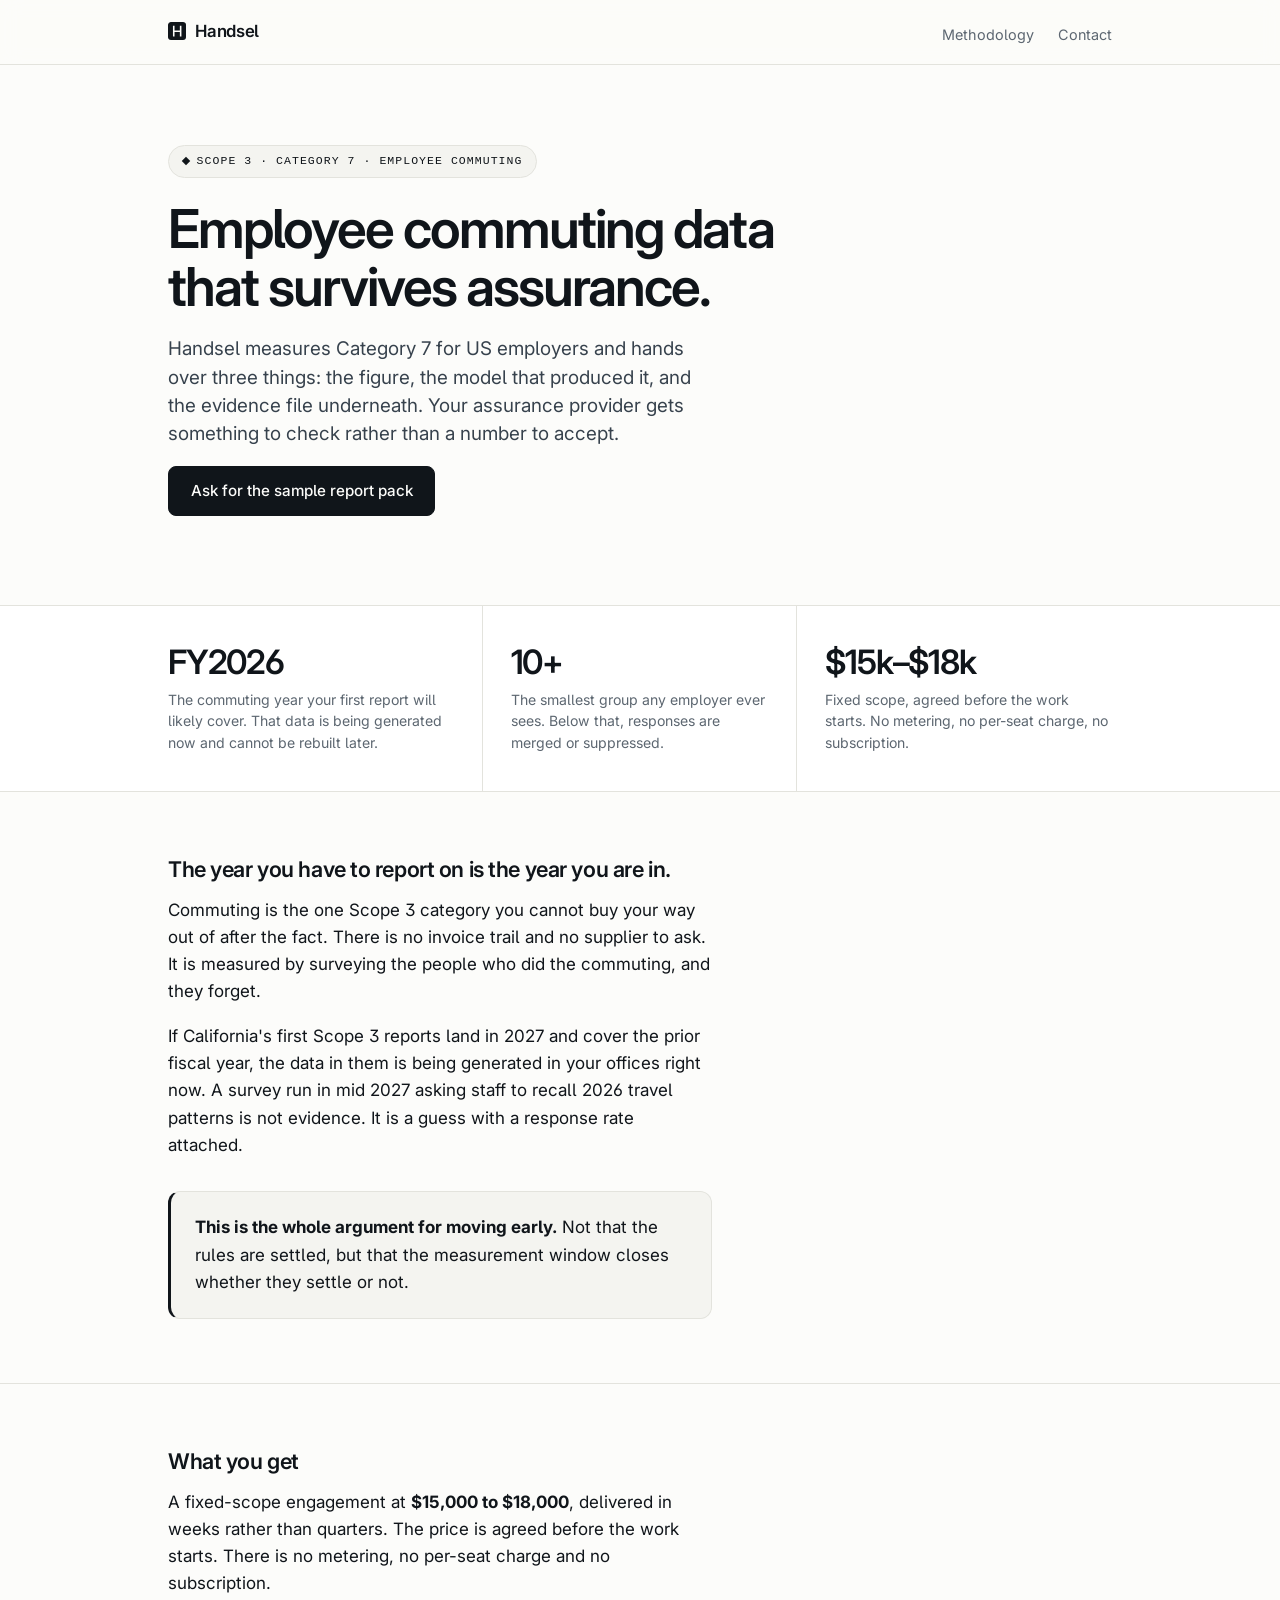
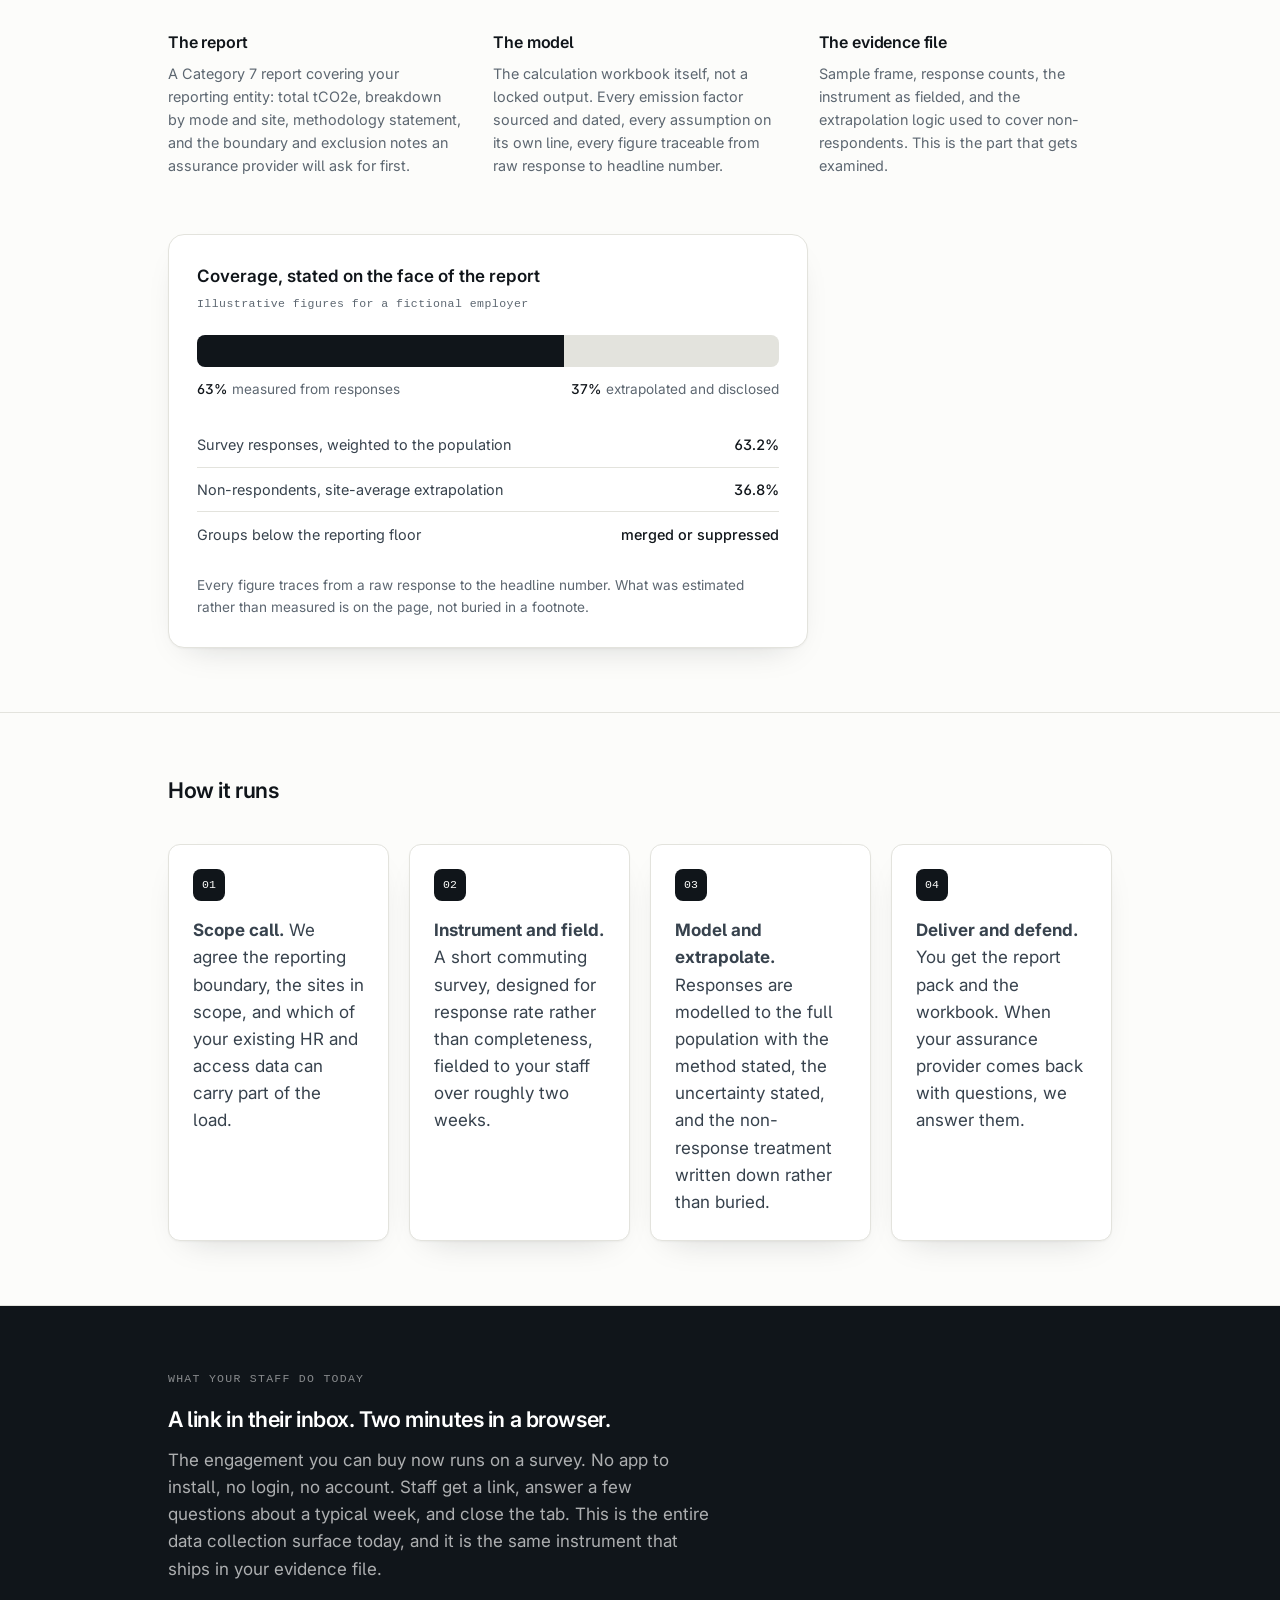
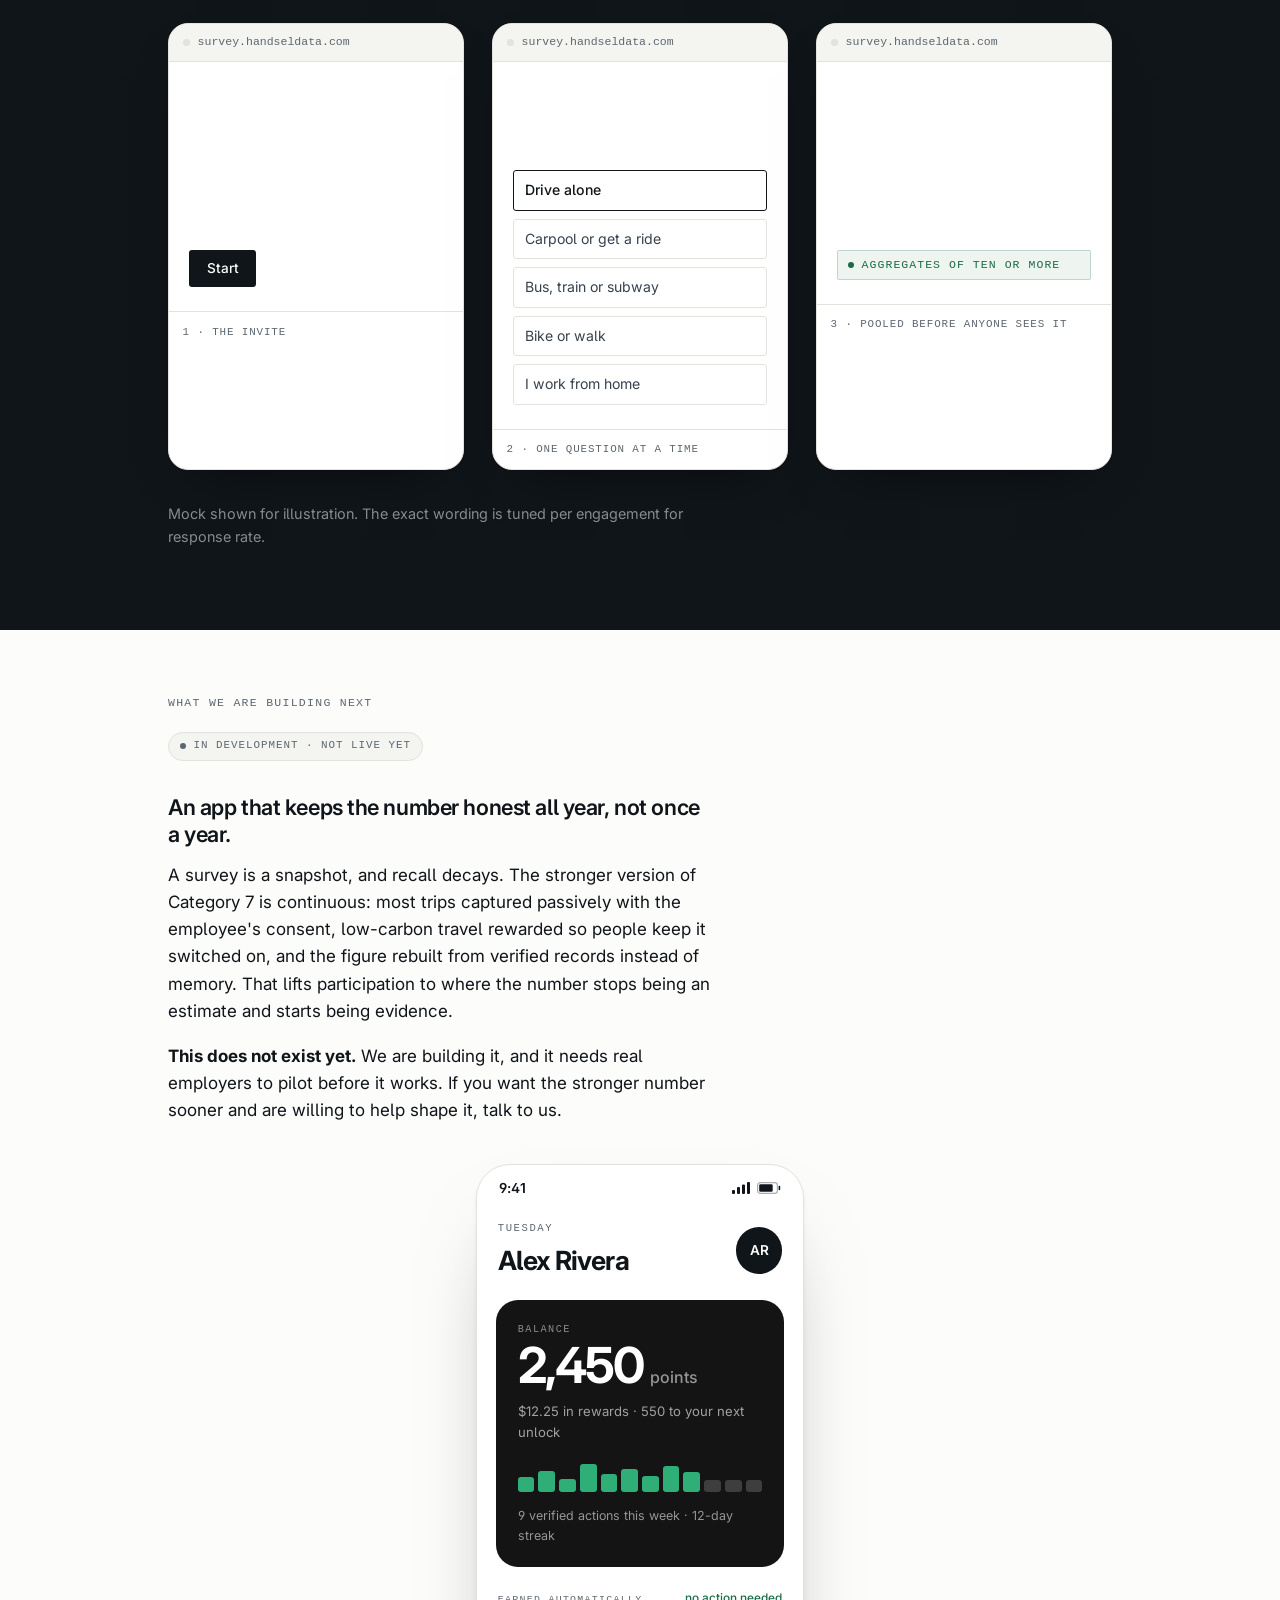
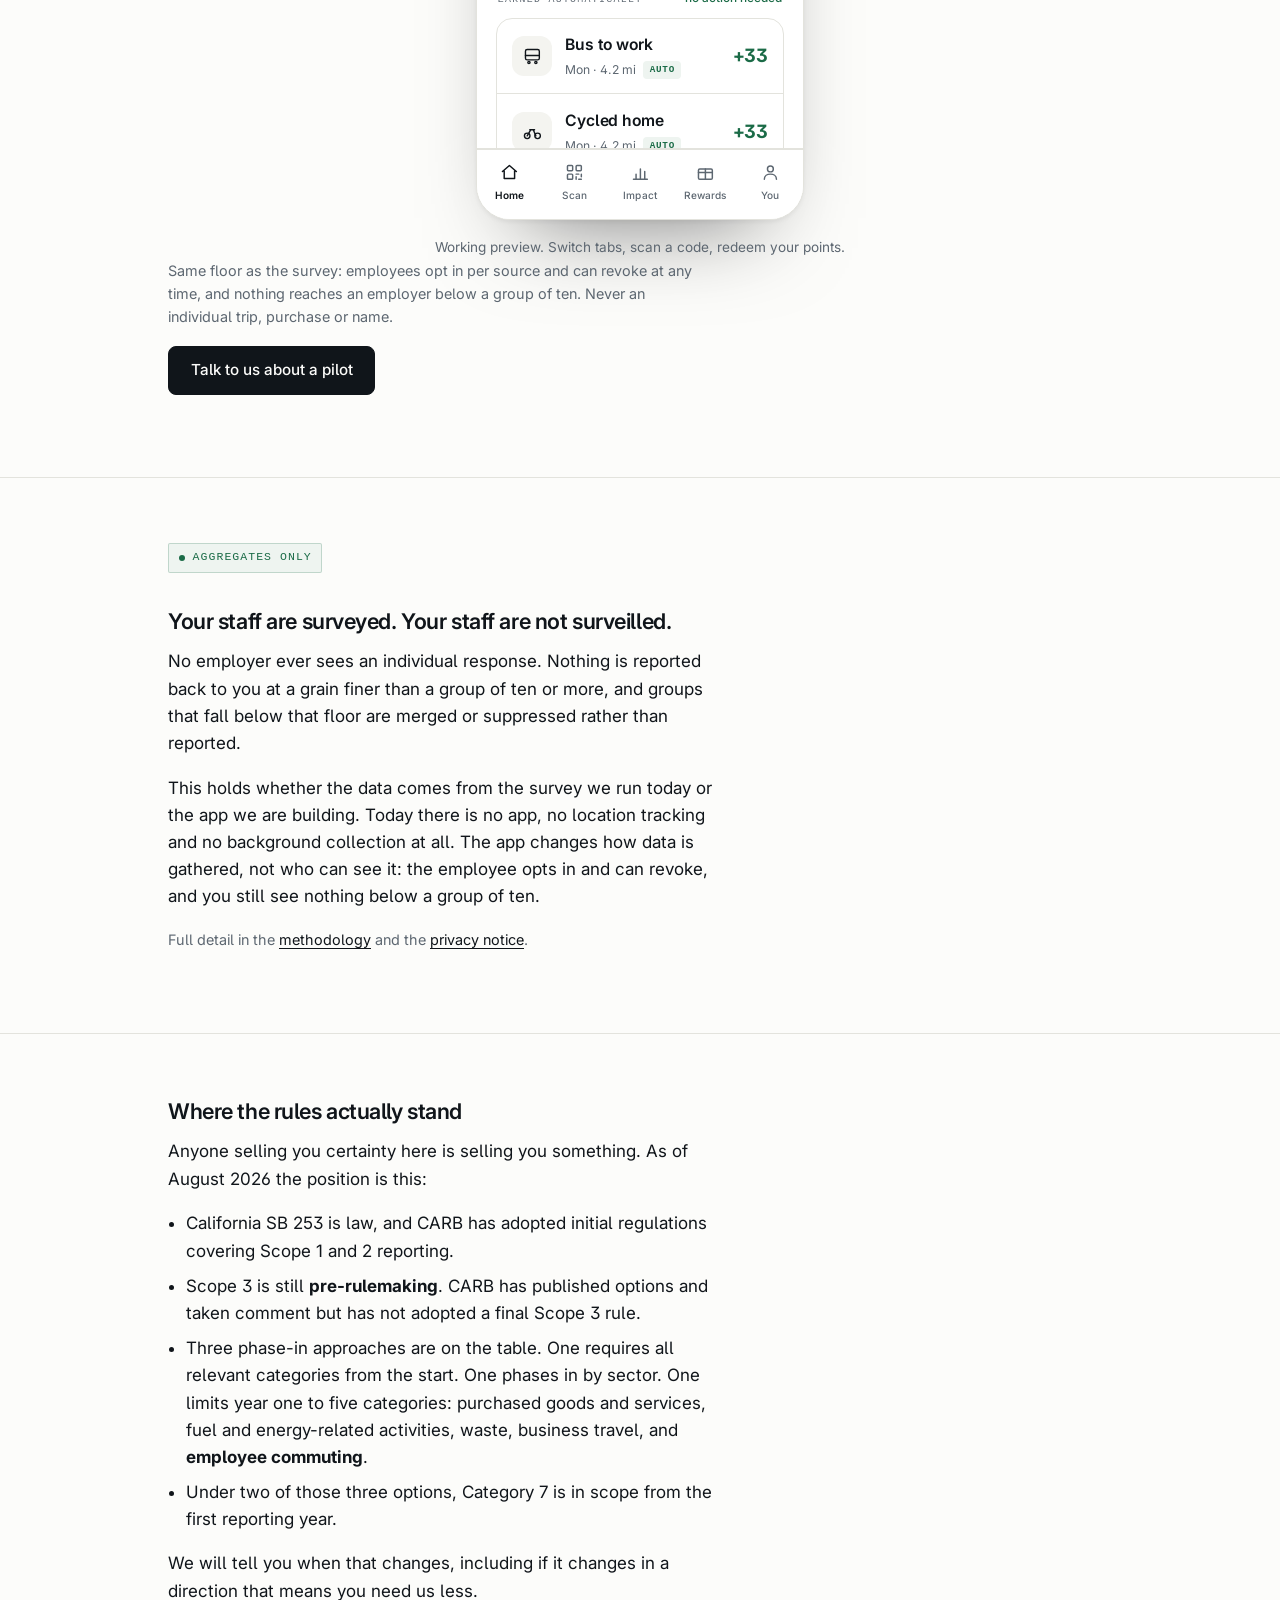
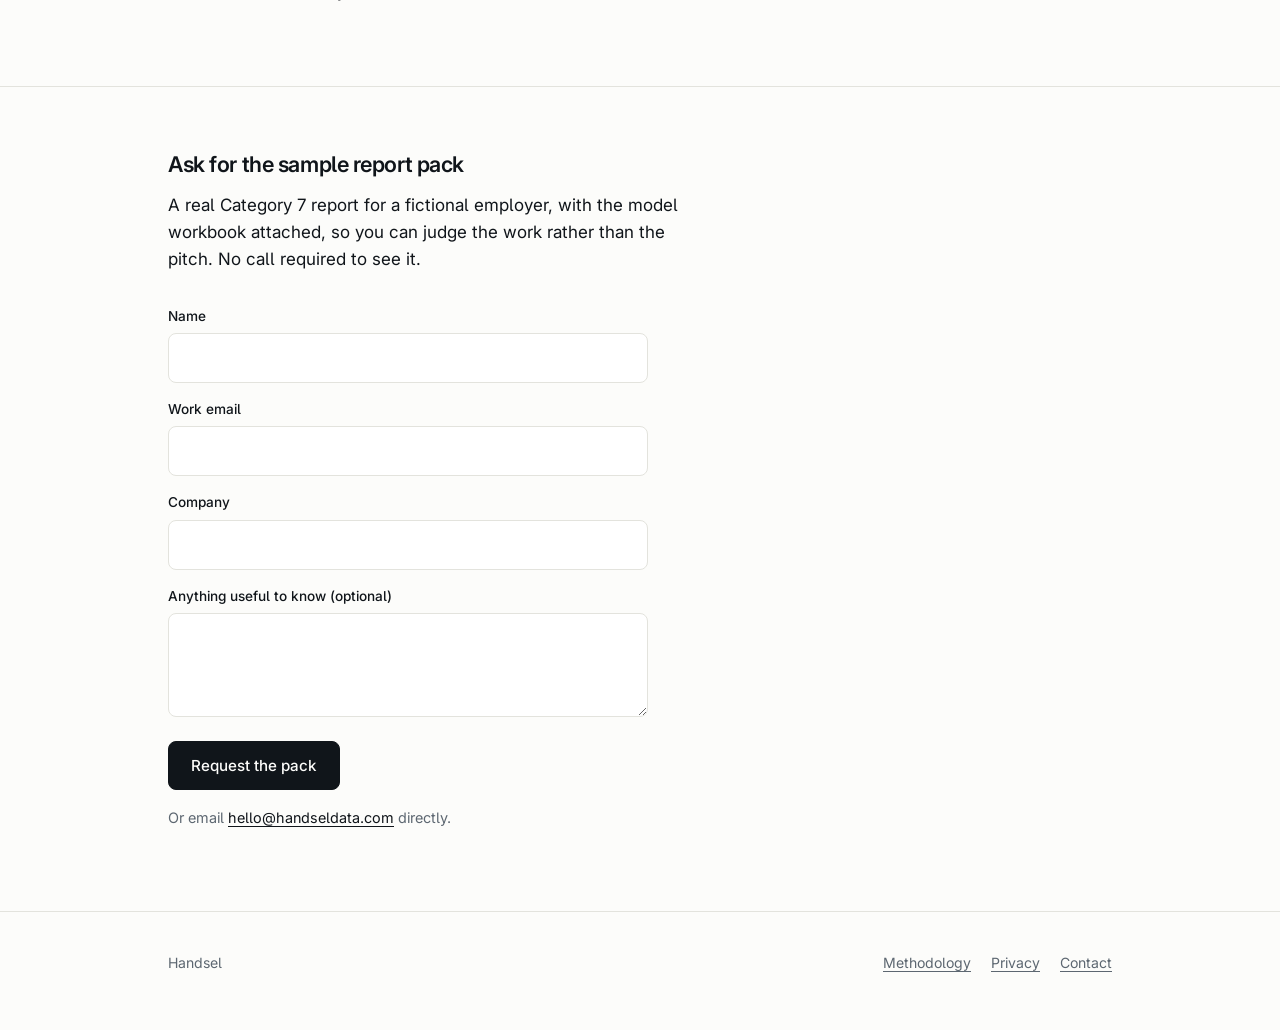
<file: index.html>
<!DOCTYPE html>
<html lang="en">
<head>
<meta charset="utf-8">
<meta name="viewport" content="width=device-width, initial-scale=1">
<title>Handsel: verified Scope 3 Category 7 commuting data</title>
<meta name="description" content="Verified employee commuting data for Scope 3 Category 7. Handsel delivers the figure, the model behind it and the evidence file, built to survive assurance review.">
<link rel="icon" href="/favicon.svg" type="image/svg+xml">
<link rel="preconnect" href="https://fonts.googleapis.com">
<link rel="preconnect" href="https://fonts.gstatic.com" crossorigin>
<link href="https://fonts.googleapis.com/css2?family=Inter:wght@400;500;600&display=swap" rel="stylesheet">
<link rel="stylesheet" href="/styles.css">
<meta property="og:title" content="Handsel: verified Scope 3 Category 7 commuting data">
<meta property="og:description" content="The figure, the model behind it, and the evidence file. Built to survive assurance review.">
<meta property="og:type" content="website">
</head>
<body>

<header class="masthead">
  <div class="wrap">
    <a class="wordmark" href="/">
      <svg class="mark" viewBox="0 0 32 32" aria-hidden="true"><rect width="32" height="32" rx="4" fill="#10151a"/><path d="M10 8v16M22 8v16M10 16h12" stroke="#fcfcfa" stroke-width="2.75" stroke-linecap="square" fill="none"/></svg>
      <span>Handsel</span>
    </a>
    <nav>
      <a href="/methodology.html">Methodology</a>
      <a href="#contact">Contact</a>
    </nav>
  </div>
</header>

<main>

<section class="hero">
  <div class="wrap">
    <p class="tagpill">Scope 3 · Category 7 · Employee commuting</p>
    <h1>Employee commuting data that survives assurance.</h1>
    <p class="lede">Handsel measures Category 7 for US employers and hands over three things: the figure, the model that produced it, and the evidence file underneath. Your assurance provider gets something to check rather than a number to accept.</p>
    <p><a class="btn" href="#contact">Ask for the sample report pack</a></p>
  </div>
</section>

<section class="strip">
  <div class="wrap">
    <div class="stat">
      <div class="n">FY2026</div>
      <div class="t">The commuting year your first report will likely cover. That data is being generated now and cannot be rebuilt later.</div>
    </div>
    <div class="stat">
      <div class="n">10+</div>
      <div class="t">The smallest group any employer ever sees. Below that, responses are merged or suppressed.</div>
    </div>
    <div class="stat">
      <div class="n">$15k&ndash;$18k</div>
      <div class="t">Fixed scope, agreed before the work starts. No metering, no per-seat charge, no subscription.</div>
    </div>
  </div>
</section>

<section>
  <div class="wrap"><div class="measure">
    <h2>The year you have to report on is the year you are in.</h2>
    <p>Commuting is the one Scope 3 category you cannot buy your way out of after the fact. There is no invoice trail and no supplier to ask. It is measured by surveying the people who did the commuting, and they forget.</p>
    <p>If California's first Scope 3 reports land in 2027 and cover the prior fiscal year, the data in them is being generated in your offices right now. A survey run in mid 2027 asking staff to recall 2026 travel patterns is not evidence. It is a guess with a response rate attached.</p>
    <div class="callout">
      <p><strong>This is the whole argument for moving early.</strong> Not that the rules are settled, but that the measurement window closes whether they settle or not.</p>
    </div>
  </div>
  </div>
</section>

<section>
  <div class="wrap">
    <h2>What you get</h2>
    <p class="measure">A fixed-scope engagement at <strong>$15,000 to $18,000</strong>, delivered in weeks rather than quarters. The price is agreed before the work starts. There is no metering, no per-seat charge and no subscription.</p>
    <div class="grid">
      <div>
        <h3>The report</h3>
        <p class="small">A Category 7 report covering your reporting entity: total tCO2e, breakdown by mode and site, methodology statement, and the boundary and exclusion notes an assurance provider will ask for first.</p>
      </div>
      <div>
        <h3>The model</h3>
        <p class="small">The calculation workbook itself, not a locked output. Every emission factor sourced and dated, every assumption on its own line, every figure traceable from raw response to headline number.</p>
      </div>
      <div>
        <h3>The evidence file</h3>
        <p class="small">Sample frame, response counts, the instrument as fielded, and the extrapolation logic used to cover non-respondents. This is the part that gets examined.</p>
      </div>
    </div>

    <div class="panel">
      <div class="panel-head">
        <div>
          <p class="panel-cap">Coverage, stated on the face of the report</p>
          <p class="panel-sub">Illustrative figures for a fictional employer</p>
        </div>
      </div>
      <div class="bar"><i style="width:63%"></i><i style="width:37%"></i></div>
      <div class="bar-legend">
        <span><b>63%</b> measured from responses</span>
        <span><b>37%</b> extrapolated and disclosed</span>
      </div>
      <div class="rows">
        <div class="row"><span>Survey responses, weighted to the population</span><b>63.2%</b></div>
        <div class="row"><span>Non-respondents, site-average extrapolation</span><b>36.8%</b></div>
        <div class="row"><span>Groups below the reporting floor</span><b>merged or suppressed</b></div>
      </div>
      <p class="panel-foot">Every figure traces from a raw response to the headline number. What was estimated rather than measured is on the page, not buried in a footnote.</p>
    </div>
  </div>
</section>

<section>
  <div class="wrap">
    <div class="measure"><h2>How it runs</h2></div>
    <div class="steps">
      <div class="step"><p><strong>Scope call.</strong> We agree the reporting boundary, the sites in scope, and which of your existing HR and access data can carry part of the load.</p></div>
      <div class="step"><p><strong>Instrument and field.</strong> A short commuting survey, designed for response rate rather than completeness, fielded to your staff over roughly two weeks.</p></div>
      <div class="step"><p><strong>Model and extrapolate.</strong> Responses are modelled to the full population with the method stated, the uncertainty stated, and the non-response treatment written down rather than buried.</p></div>
      <div class="step"><p><strong>Deliver and defend.</strong> You get the report pack and the workbook. When your assurance provider comes back with questions, we answer them.</p></div>
    </div>
  </div>
</section>

<section class="band-dark">
  <div class="wrap">
    <div class="measure">
      <p class="eyebrow">What your staff do today</p>
      <h2>A link in their inbox. Two minutes in a browser.</h2>
      <p>The engagement you can buy now runs on a survey. No app to install, no login, no account. Staff get a link, answer a few questions about a typical week, and close the tab. This is the entire data collection surface today, and it is the same instrument that ships in your evidence file.</p>
    </div>

    <div class="phones" aria-hidden="true">
      <figure class="phone">
        <div class="phone-bar"><span class="dot"></span>survey.handseldata.com</div>
        <div class="phone-screen">
          <p class="ps-eyebrow">Handsel commuting survey</p>
          <p class="ps-h">About your typical week getting to work.</p>
          <p class="ps-note">Around 2 minutes. Your individual answers are never shown to your employer.</p>
          <span class="ps-btn">Start</span>
        </div>
        <figcaption>1 · The invite</figcaption>
      </figure>

      <figure class="phone">
        <div class="phone-bar"><span class="dot"></span>survey.handseldata.com</div>
        <div class="phone-screen">
          <p class="ps-eyebrow">1 of 4</p>
          <p class="ps-h">In a typical week, how do you usually get to the office?</p>
          <div class="ps-opts">
            <span class="ps-opt sel">Drive alone</span>
            <span class="ps-opt">Carpool or get a ride</span>
            <span class="ps-opt">Bus, train or subway</span>
            <span class="ps-opt">Bike or walk</span>
            <span class="ps-opt">I work from home</span>
          </div>
        </div>
        <figcaption>2 · One question at a time</figcaption>
      </figure>

      <figure class="phone">
        <div class="phone-bar"><span class="dot"></span>survey.handseldata.com</div>
        <div class="phone-screen">
          <p class="ps-eyebrow">Done</p>
          <p class="ps-h">That's everything. Thank you.</p>
          <p class="ps-note">Your answers are pooled with your colleagues' before anyone sees them. Nothing is reported at a grain finer than a group of ten.</p>
          <span class="sealed">Aggregates of ten or more</span>
        </div>
        <figcaption>3 · Pooled before anyone sees it</figcaption>
      </figure>
    </div>

    <p class="small measure" style="margin-top:2rem">Mock shown for illustration. The exact wording is tuned per engagement for response rate.</p>
  </div>
</section>

<section>
  <div class="wrap">
    <div class="measure">
      <p class="eyebrow">What we are building next</p>
      <p class="badge">In development · not live yet</p>
      <h2 style="margin-top:1rem">An app that keeps the number honest all year, not once a year.</h2>
      <p>A survey is a snapshot, and recall decays. The stronger version of Category 7 is continuous: most trips captured passively with the employee's consent, low-carbon travel rewarded so people keep it switched on, and the figure rebuilt from verified records instead of memory. That lifts participation to where the number stops being an estimate and starts being evidence.</p>
      <p><strong>This does not exist yet.</strong> We are building it, and it needs real employers to pilot before it works. If you want the stronger number sooner and are willing to help shape it, talk to us.</p>
    </div>

    <div class="appwrap">
      <div class="device" id="hsApp" role="group" aria-label="Interactive preview of the Handsel employee app">
        <div class="statusbar">
          <span class="time">9:41</span>
          <span class="sb-icons">
            <svg width="18" height="12" viewBox="0 0 18 12"><rect x="0" y="8" width="3" height="4" rx="1"/><rect x="5" y="5" width="3" height="7" rx="1"/><rect x="10" y="2.5" width="3" height="9.5" rx="1"/><rect x="15" y="0" width="3" height="12" rx="1"/></svg>
            <svg width="24" height="12" viewBox="0 0 24 12"><rect x="0.6" y="0.6" width="19.8" height="10.8" rx="2.6" fill="none" stroke="#10151a" stroke-opacity="0.35" stroke-width="1.2"/><rect x="2.2" y="2.2" width="13.5" height="7.6" rx="1.3"/><rect x="21.6" y="3.8" width="1.6" height="4.4" rx="0.8"/></svg>
          </span>
        </div>
        <div class="screenport">

          <section class="scrn is-active" data-screen="home">
            <div class="app-head">
              <div><div class="day">Tuesday</div><div class="name">Alex Rivera</div></div>
              <div class="ava">AR</div>
            </div>
            <div class="ptcard">
              <div class="ptl">Balance</div>
              <div class="ptv"><span class="num" data-pts>2,450</span> <small>points</small></div>
              <div class="ptsub">$12.25 in rewards · 550 to your next unlock</div>
              <div class="spark"><i style="height:45%"></i><i style="height:65%"></i><i style="height:40%"></i><i style="height:85%"></i><i style="height:55%"></i><i style="height:70%"></i><i style="height:50%"></i><i style="height:78%"></i><i style="height:60%"></i><i class="mut" style="height:38%"></i><i class="mut" style="height:38%"></i><i class="mut" style="height:38%"></i></div>
              <div class="ptmeta">9 verified actions this week · 12-day streak</div>
            </div>
            <div class="earned-head">
              <span class="sec-label">Earned automatically</span>
              <span class="noaction">no action needed</span>
            </div>
            <div class="triplist">
              <div class="trip">
                <span class="tico"><svg viewBox="0 0 24 24"><rect x="4" y="4" width="16" height="12" rx="2"/><path d="M4 11h16"/><circle cx="8" cy="19" r="1.3"/><circle cx="16" cy="19" r="1.3"/></svg></span>
                <div class="tmid"><div class="tw">Bus to work</div><div class="tsub">Mon · 4.2 mi <span class="tag">Auto</span></div></div>
                <span class="tpts">+33</span>
              </div>
              <div class="trip">
                <span class="tico"><svg viewBox="0 0 24 24"><circle cx="6" cy="16" r="3.2"/><circle cx="18" cy="16" r="3.2"/><path d="M6 16l4-7h4.5M9 9h4l3 7"/></svg></span>
                <div class="tmid"><div class="tw">Cycled home</div><div class="tsub">Mon · 4.2 mi <span class="tag">Auto</span></div></div>
                <span class="tpts">+33</span>
              </div>
              <div class="trip">
                <span class="tico"><svg viewBox="0 0 24 24"><rect x="3" y="6" width="18" height="12" rx="2"/><path d="M3 10h18"/></svg></span>
                <div class="tmid"><div class="tw">Refill purchase · Ecover</div><div class="tsub">Sun · card-linked <span class="tag">Auto</span></div></div>
                <span class="tpts">+120</span>
              </div>
              <div class="trip">
                <span class="tico"><svg viewBox="0 0 24 24"><path d="M4 7h16M9 7V5a1 1 0 0 1 1-1h4a1 1 0 0 1 1 1v2M6 7l1 13h10l1-13"/></svg></span>
                <div class="tmid"><div class="tw">3 containers returned</div><div class="tsub">Sat · scanned <span class="tag">Code</span></div></div>
                <span class="tpts">+45</span>
              </div>
            </div>
            <div class="nudge">
              <span class="nico"><svg viewBox="0 0 24 24"><path d="M12 20V5M6 11l6-6 6 6"/></svg></span>
              <div><div class="nudge-t">Carpool Thursday for +160</div><div class="nudge-s">Two colleagues on your route are opted in</div></div>
            </div>
          </section>

          <section class="scrn" data-screen="scan">
            <div class="sec-label">Scan a code</div>
            <div class="scan-view"><div class="ret"></div><div class="scanline"></div></div>
            <p class="scan-cap">Point the camera at a 2D code on a pack or receipt. Most points arrive without this.</p>
            <button type="button" class="btn btn-block" id="scanBtn">Simulate a scan</button>
            <div class="sealres" id="scanRes" hidden>
              <div class="sr-t">Refill verified</div>
              <div class="sr-p">+15 pts</div>
              <div class="sr-s">0.7 kg CO2e avoided</div>
              <span class="sealed">Sealed · counted once</span>
            </div>
          </section>

          <section class="scrn" data-screen="rewards">
            <div class="sec-label">Rewards</div>
            <p class="bal-line">Balance <b><span data-pts>2,450</span> pts</b>. Redeem for real products, never cash.</p>
            <div class="rwd">
              <div class="rwd-mid"><div class="rwd-t">Repair credit</div><div class="rwd-c">800 pts</div></div>
              <button type="button" class="redeem" data-cost="800">Redeem</button>
            </div>
            <div class="rwd">
              <div class="rwd-mid"><div class="rwd-t">Refill starter kit</div><div class="rwd-c">1,200 pts</div></div>
              <button type="button" class="redeem" data-cost="1200">Redeem</button>
            </div>
            <div class="rwd">
              <div class="rwd-mid"><div class="rwd-t">Coffee subscription, one month</div><div class="rwd-c">2,000 pts</div></div>
              <button type="button" class="redeem" data-cost="2000">Redeem</button>
            </div>
            <div class="rwd">
              <div class="rwd-mid"><div class="rwd-t">Transit pass credit</div><div class="rwd-c">3,500 pts</div></div>
              <button type="button" class="redeem" data-cost="3500">Redeem</button>
            </div>
          </section>

          <section class="scrn" data-screen="impact">
            <div class="sec-label">Your impact this year</div>
            <div class="big-impact">
              <div class="n">312 kg</div>
              <div class="t">CO2e avoided · same as 780 miles not driven</div>
            </div>
            <div class="sec-label">How you got there</div>
            <div class="imp-rows">
              <div class="imp-row"><span class="lbl">Transit</span><span class="track"><span class="fill" style="width:46%"></span></span><span class="val">144 kg</span></div>
              <div class="imp-row"><span class="lbl">Cycling</span><span class="track"><span class="fill" style="width:30%"></span></span><span class="val">94 kg</span></div>
              <div class="imp-row"><span class="lbl">Carpool</span><span class="track"><span class="fill" style="width:16%"></span></span><span class="val">50 kg</span></div>
              <div class="imp-row"><span class="lbl">Refills</span><span class="track"><span class="fill" style="width:8%"></span></span><span class="val">24 kg</span></div>
            </div>
            <div class="sec-label">Verification</div>
            <div class="ptmeta" style="color:var(--ink-muted)">84% of your actions were verified passively. The rest you scanned.</div>
          </section>

          <section class="scrn" data-screen="you">
            <div class="app-head">
              <div><div class="day">Signed in</div><div class="name">Alex Rivera</div></div>
              <div class="ava">AR</div>
            </div>
            <div class="sec-label">Your data</div>
            <div class="privacy-note">Your employer sees totals for groups of ten or more. Never your trips, your purchases or your name.</div>
            <div class="sec-label">Sources you control</div>
            <div class="src"><span>Trips</span><button type="button" class="tog on" aria-pressed="true" aria-label="Trips"></button></div>
            <div class="src"><span>Transit account</span><button type="button" class="tog on" aria-pressed="true" aria-label="Transit account"></button></div>
            <div class="src"><span>Card-linked receipts</span><button type="button" class="tog on" aria-pressed="true" aria-label="Card-linked receipts"></button></div>
            <div class="src off"><span>Rideshare</span><button type="button" class="tog" aria-pressed="false" aria-label="Rideshare"></button></div>
          </section>

        </div>
        <nav class="tabbar" aria-label="App preview navigation">
          <button type="button" class="tab is-active" data-go="home" aria-selected="true"><svg viewBox="0 0 24 24"><path d="M4 11l8-7 8 7M6 10v9h12v-9"/></svg>Home</button>
          <button type="button" class="tab" data-go="scan" aria-selected="false"><svg viewBox="0 0 24 24"><rect x="4" y="4" width="6" height="6" rx="1"/><rect x="14" y="4" width="6" height="6" rx="1"/><rect x="4" y="14" width="6" height="6" rx="1"/><path d="M14 14h3M14 17v3M17 20h3M20 14v3"/></svg>Scan</button>
          <button type="button" class="tab" data-go="impact" aria-selected="false"><svg viewBox="0 0 24 24"><path d="M4 20h16M7 20v-6M12 20V8M17 20v-9"/></svg>Impact</button>
          <button type="button" class="tab" data-go="rewards" aria-selected="false"><svg viewBox="0 0 24 24"><rect x="4" y="8" width="16" height="12" rx="1.5"/><path d="M4 12h16M12 8v12"/></svg>Rewards</button>
          <button type="button" class="tab" data-go="you" aria-selected="false"><svg viewBox="0 0 24 24"><circle cx="12" cy="8" r="3.4"/><path d="M5 20c0-4 3.5-6 7-6s7 2 7 6"/></svg>You</button>
        </nav>
      </div>
      <p class="apphint">Working preview. Switch tabs, scan a code, redeem your points.</p>
    </div>

    <div class="measure">
      <p class="small">Same floor as the survey: employees opt in per source and can revoke at any time, and nothing reaches an employer below a group of ten. Never an individual trip, purchase or name.</p>
      <p><a class="btn" href="mailto:hello@handseldata.com?subject=Handsel%20app%20pilot">Talk to us about a pilot</a></p>
    </div>
  </div>
</section>

<section>
  <div class="wrap"><div class="measure">
    <p class="sealed">Aggregates only</p>
    <h2 style="margin-top:1.1rem">Your staff are surveyed. Your staff are not surveilled.</h2>
    <p>No employer ever sees an individual response. Nothing is reported back to you at a grain finer than a group of ten or more, and groups that fall below that floor are merged or suppressed rather than reported.</p>
    <p>This holds whether the data comes from the survey we run today or the app we are building. Today there is no app, no location tracking and no background collection at all. The app changes how data is gathered, not who can see it: the employee opts in and can revoke, and you still see nothing below a group of ten.</p>
    <p class="small">Full detail in the <a href="/methodology.html">methodology</a> and the <a href="/privacy.html">privacy notice</a>.</p>
  </div>
  </div>
</section>

<section>
  <div class="wrap"><div class="measure">
    <h2>Where the rules actually stand</h2>
    <p>Anyone selling you certainty here is selling you something. As of August 2026 the position is this:</p>
    <ul style="padding-left:1.1rem">
      <li style="margin-bottom:.5rem">California SB 253 is law, and CARB has adopted initial regulations covering Scope 1 and 2 reporting.</li>
      <li style="margin-bottom:.5rem">Scope 3 is still <strong>pre-rulemaking</strong>. CARB has published options and taken comment but has not adopted a final Scope 3 rule.</li>
      <li style="margin-bottom:.5rem">Three phase-in approaches are on the table. One requires all relevant categories from the start. One phases in by sector. One limits year one to five categories: purchased goods and services, fuel and energy-related activities, waste, business travel, and <strong>employee commuting</strong>.</li>
      <li>Under two of those three options, Category 7 is in scope from the first reporting year.</li>
    </ul>
    <p>We will tell you when that changes, including if it changes in a direction that means you need us less.</p>
  </div>
  </div>
</section>

<section id="contact">
  <div class="wrap"><div class="measure">
    <h2>Ask for the sample report pack</h2>
    <p>A real Category 7 report for a fictional employer, with the model workbook attached, so you can judge the work rather than the pitch. No call required to see it.</p>

    <form class="form" action="https://formspree.io/f/REPLACE_WITH_FORM_ID" method="POST">
      <div class="field">
        <label for="name">Name</label>
        <input type="text" id="name" name="name" required autocomplete="name">
      </div>
      <div class="field">
        <label for="email">Work email</label>
        <input type="email" id="email" name="email" required autocomplete="email">
      </div>
      <div class="field">
        <label for="company">Company</label>
        <input type="text" id="company" name="company" required autocomplete="organization">
      </div>
      <div class="field">
        <label for="message">Anything useful to know (optional)</label>
        <textarea id="message" name="message"></textarea>
      </div>
      <input type="hidden" name="_subject" value="Handsel: report pack request">
      <input type="text" name="_gotcha" style="display:none" tabindex="-1" autocomplete="off">
      <button type="submit">Request the pack</button>
    </form>

    <p class="small" style="margin-top:1rem">Or email <a href="mailto:hello@handseldata.com">hello@handseldata.com</a> directly.</p>
  </div>
  </div>
</section>

</main>

<script>
(function () {
  var app = document.getElementById('hsApp');
  if (!app) return;

  var pts = 2450;
  function fmt(n) { return n.toLocaleString('en-US'); }

  function render() {
    app.querySelectorAll('[data-pts]').forEach(function (el) { el.textContent = fmt(pts); });
    app.querySelectorAll('.redeem').forEach(function (b) {
      if (b.dataset.done) return;
      b.disabled = pts < parseInt(b.dataset.cost, 10);
    });
  }

  function show(screen) {
    app.querySelectorAll('.tab').forEach(function (t) {
      var on = t.dataset.go === screen;
      t.classList.toggle('is-active', on);
      t.setAttribute('aria-selected', on ? 'true' : 'false');
    });
    app.querySelectorAll('.scrn').forEach(function (s) {
      s.classList.toggle('is-active', s.dataset.screen === screen);
    });
  }

  app.querySelectorAll('.tab').forEach(function (t) {
    t.addEventListener('click', function () { show(t.dataset.go); });
  });

  var scanBtn = document.getElementById('scanBtn');
  var scanRes = document.getElementById('scanRes');
  if (scanBtn) {
    scanBtn.addEventListener('click', function () {
      pts += 15;
      render();
      scanRes.hidden = false;
      scanRes.classList.remove('pop');
      void scanRes.offsetWidth;
      scanRes.classList.add('pop');
    });
  }

  app.querySelectorAll('.redeem').forEach(function (b) {
    b.addEventListener('click', function () {
      var cost = parseInt(b.dataset.cost, 10);
      if (b.dataset.done || pts < cost) return;
      pts -= cost;
      b.dataset.done = '1';
      b.disabled = true;
      b.textContent = 'Redeemed';
      b.classList.add('is-done');
      render();
    });
  });

  app.querySelectorAll('.tog').forEach(function (t) {
    t.addEventListener('click', function () {
      var on = t.classList.toggle('on');
      t.setAttribute('aria-pressed', on ? 'true' : 'false');
      t.parentElement.classList.toggle('off', !on);
    });
  });

  render();
})();
</script>

<footer>
  <div class="wrap">
    <div>Handsel</div>
    <nav>
      <a href="/methodology.html">Methodology</a>
      <a href="/privacy.html">Privacy</a>
      <a href="mailto:hello@handseldata.com">Contact</a>
    </nav>
  </div>
</footer>

</body>
</html>
</file>
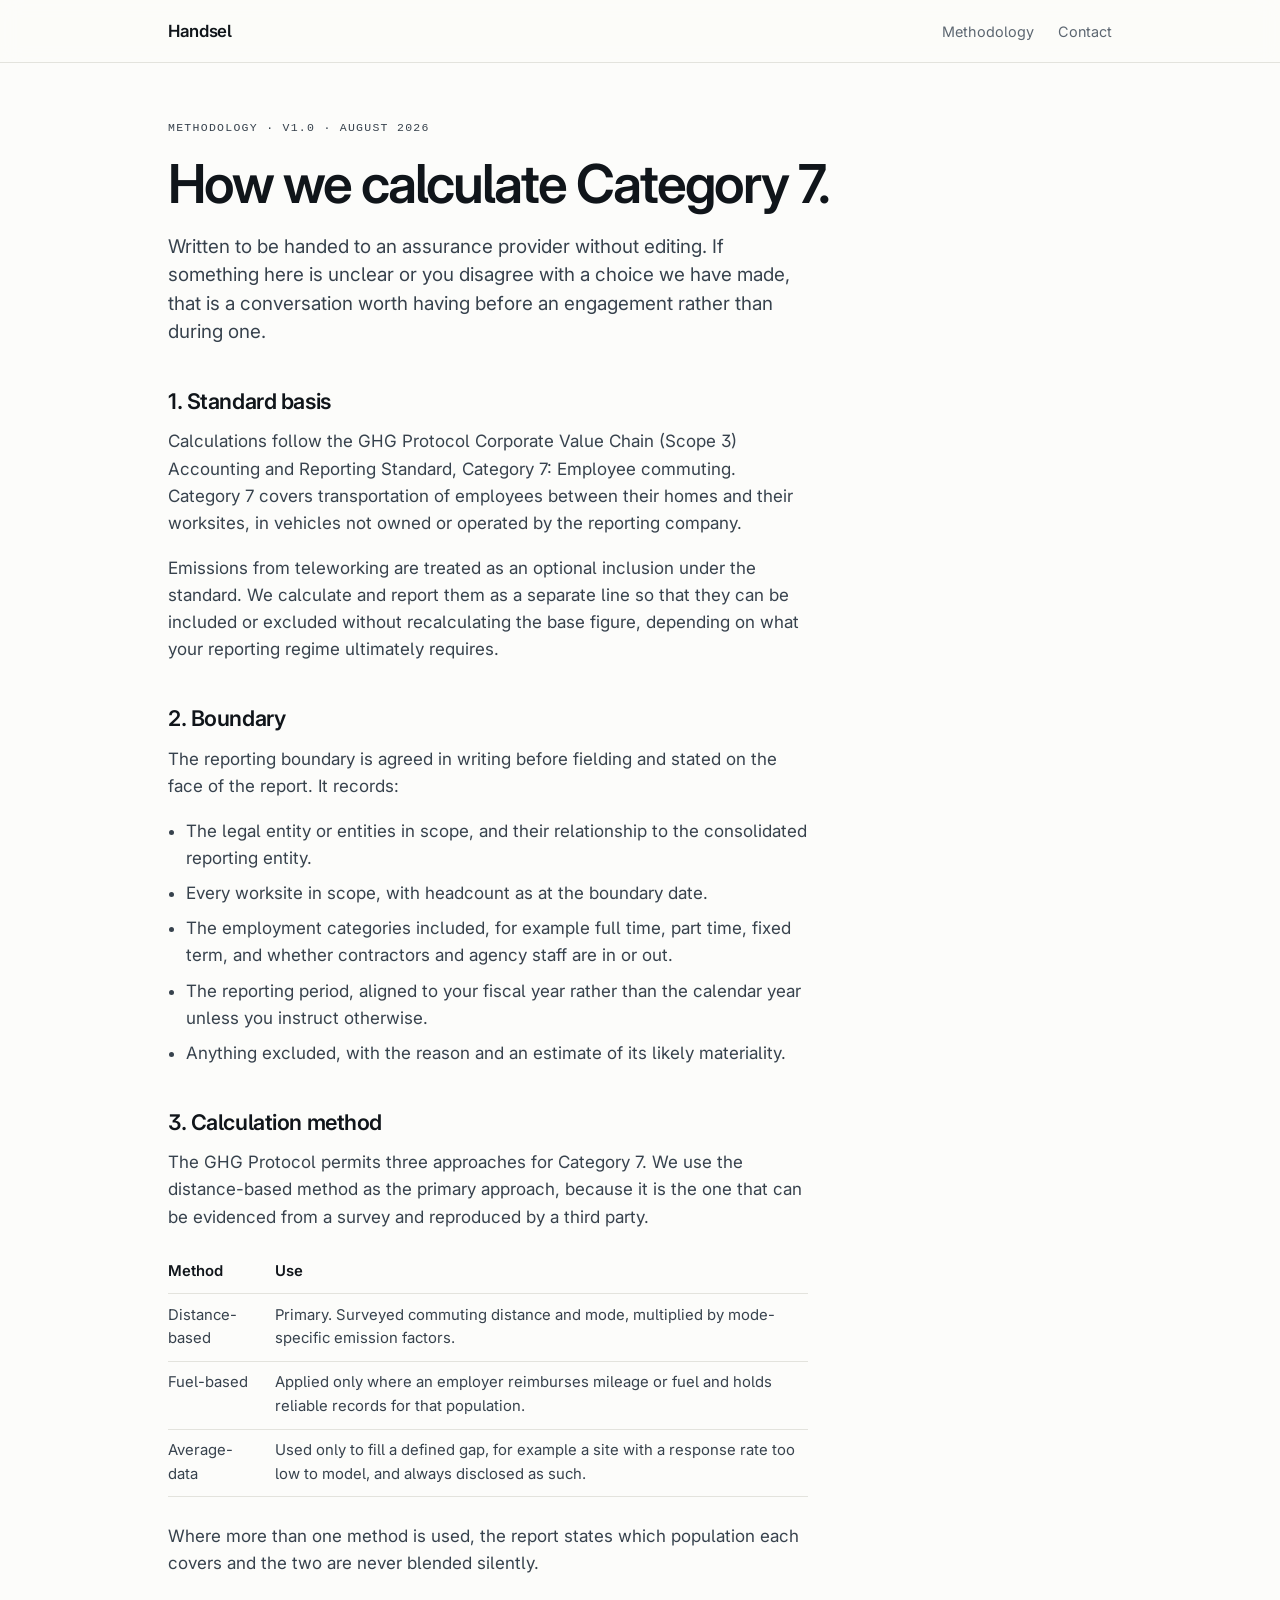
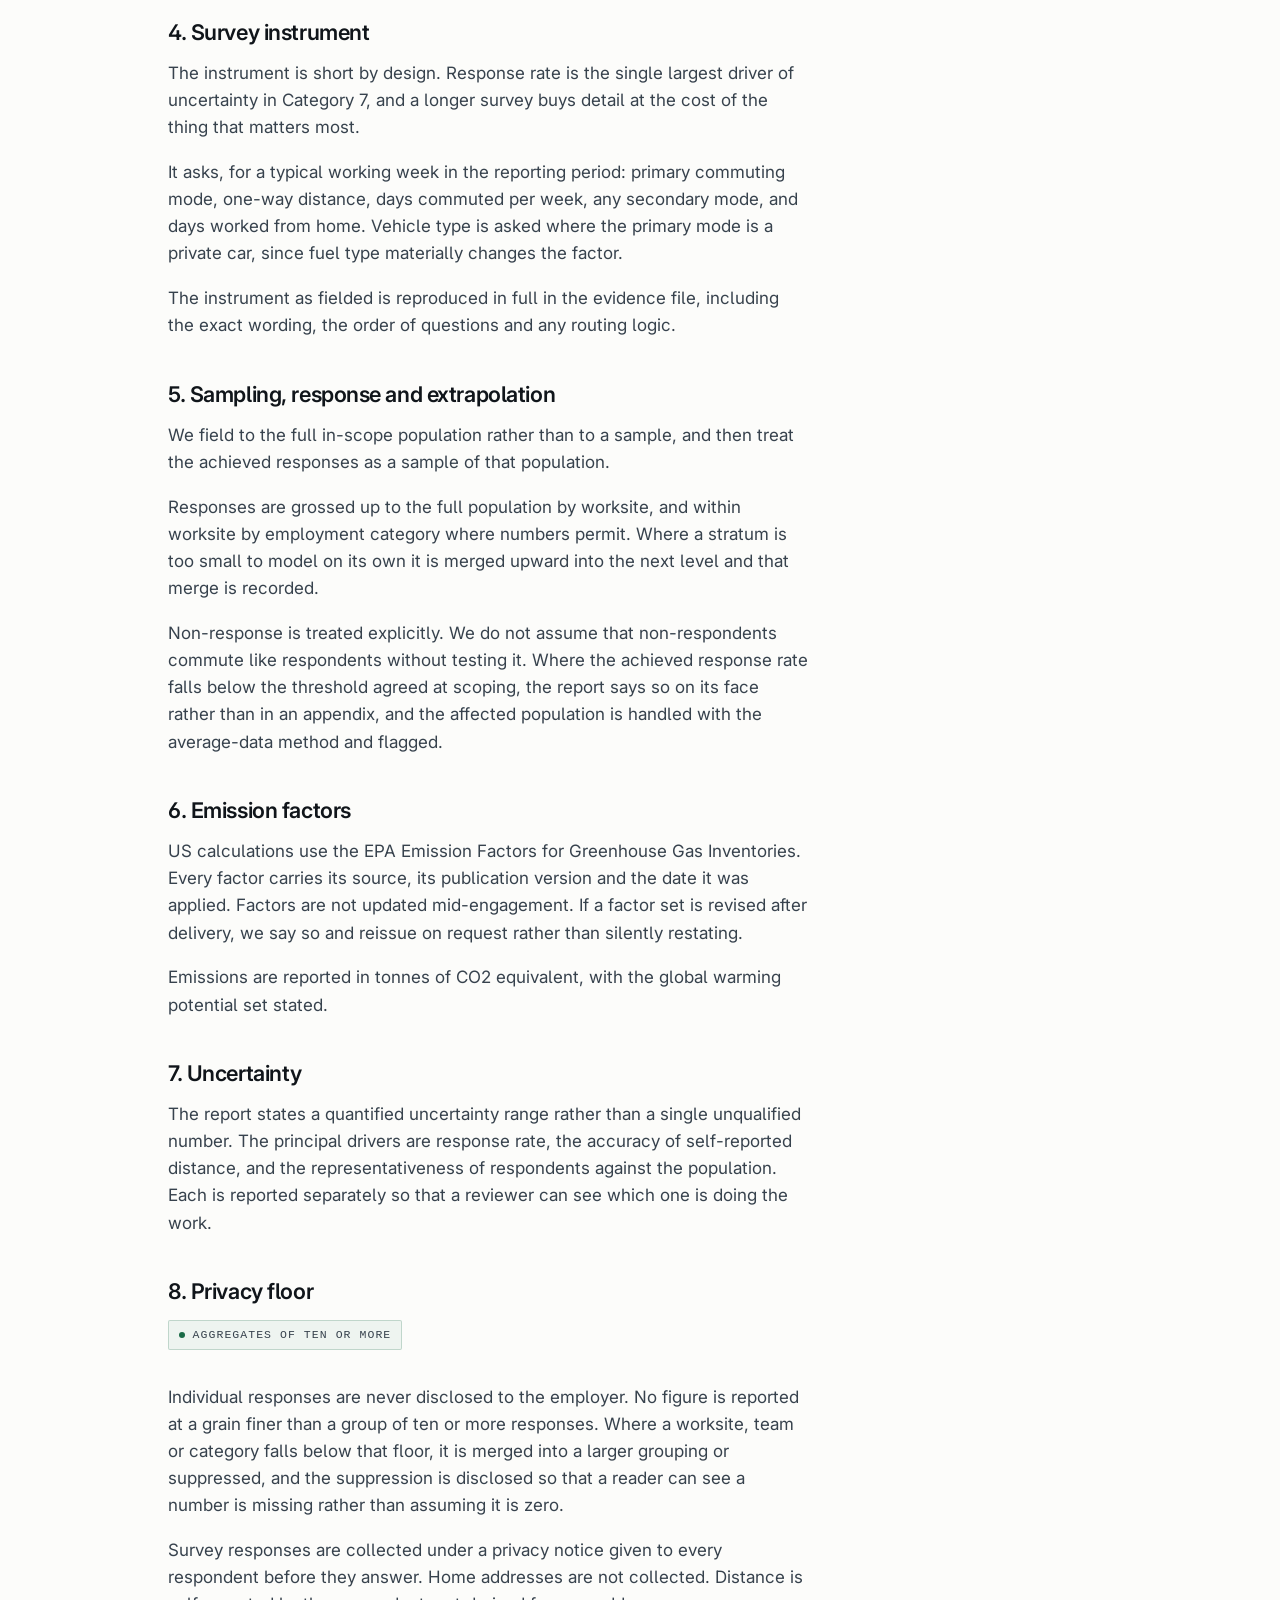
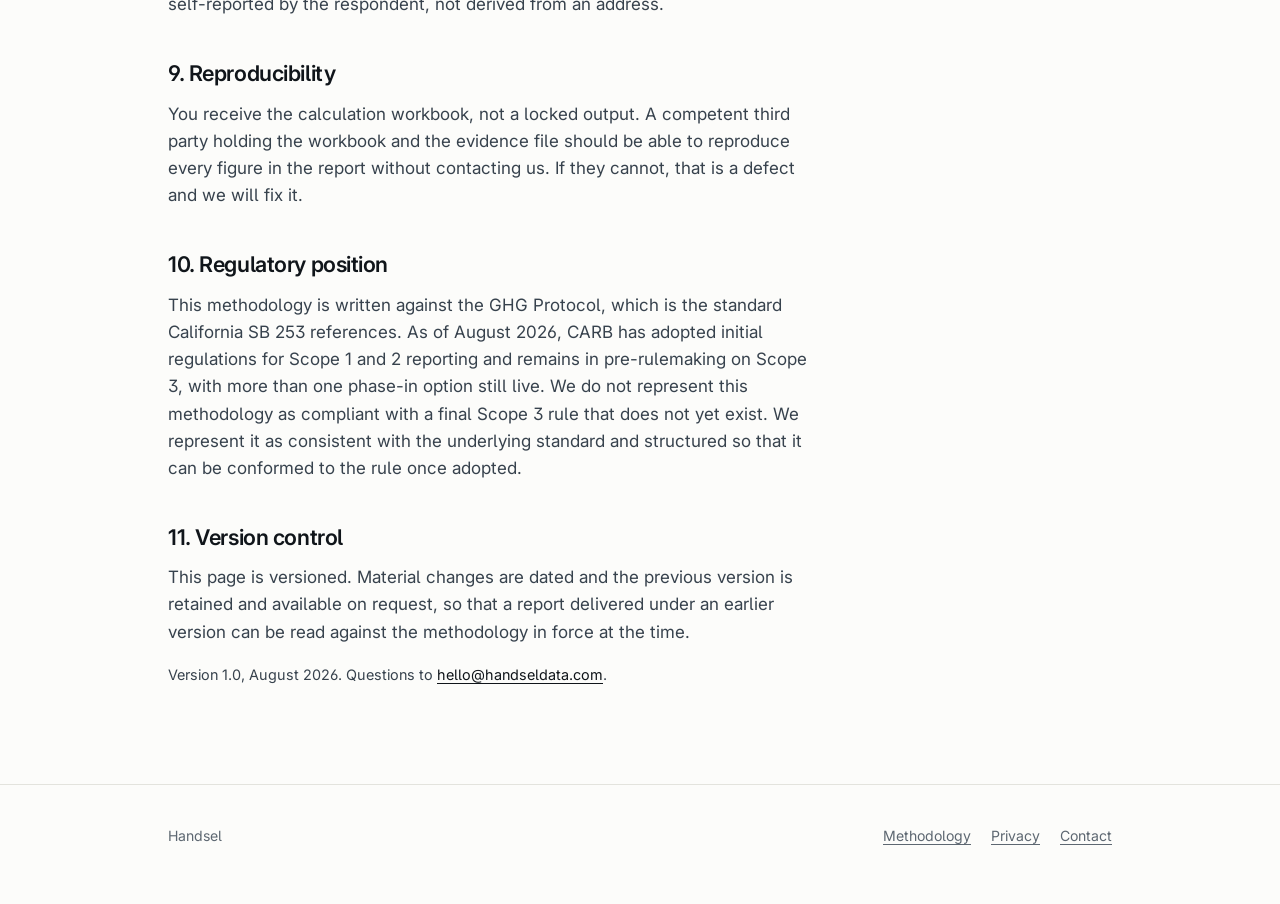
<file: methodology.html>
<!DOCTYPE html>
<html lang="en">
<head>
<meta charset="utf-8">
<meta name="viewport" content="width=device-width, initial-scale=1">
<title>Methodology | Handsel</title>
<meta name="description" content="How Handsel calculates Scope 3 Category 7 employee commuting emissions: standard basis, survey design, extrapolation, emission factors, uncertainty and privacy floor.">
<link rel="icon" href="/favicon.svg" type="image/svg+xml">
<link rel="preconnect" href="https://fonts.googleapis.com">
<link rel="preconnect" href="https://fonts.gstatic.com" crossorigin>
<link href="https://fonts.googleapis.com/css2?family=Inter:wght@400;500;600&display=swap" rel="stylesheet">
<link rel="stylesheet" href="/styles.css">
</head>
<body>

<header class="masthead">
  <div class="wrap">
    <a class="wordmark" href="/">Handsel</a>
    <nav>
      <a href="/methodology.html">Methodology</a>
      <a href="/#contact">Contact</a>
    </nav>
  </div>
</header>

<main class="prose">
  <div class="wrap">
    <p class="eyebrow">Methodology · v1.0 · August 2026</p>
    <h1 style="max-width:24ch">How we calculate Category 7.</h1>
    <p class="lede">Written to be handed to an assurance provider without editing. If something here is unclear or you disagree with a choice we have made, that is a conversation worth having before an engagement rather than during one.</p>

    <h2>1. Standard basis</h2>
    <p>Calculations follow the GHG Protocol Corporate Value Chain (Scope 3) Accounting and Reporting Standard, Category 7: Employee commuting. Category 7 covers transportation of employees between their homes and their worksites, in vehicles not owned or operated by the reporting company.</p>
    <p>Emissions from teleworking are treated as an optional inclusion under the standard. We calculate and report them as a separate line so that they can be included or excluded without recalculating the base figure, depending on what your reporting regime ultimately requires.</p>

    <h2>2. Boundary</h2>
    <p>The reporting boundary is agreed in writing before fielding and stated on the face of the report. It records:</p>
    <ul>
      <li>The legal entity or entities in scope, and their relationship to the consolidated reporting entity.</li>
      <li>Every worksite in scope, with headcount as at the boundary date.</li>
      <li>The employment categories included, for example full time, part time, fixed term, and whether contractors and agency staff are in or out.</li>
      <li>The reporting period, aligned to your fiscal year rather than the calendar year unless you instruct otherwise.</li>
      <li>Anything excluded, with the reason and an estimate of its likely materiality.</li>
    </ul>

    <h2>3. Calculation method</h2>
    <p>The GHG Protocol permits three approaches for Category 7. We use the distance-based method as the primary approach, because it is the one that can be evidenced from a survey and reproduced by a third party.</p>
    <table>
      <tr><th>Method</th><th>Use</th></tr>
      <tr><td>Distance-based</td><td>Primary. Surveyed commuting distance and mode, multiplied by mode-specific emission factors.</td></tr>
      <tr><td>Fuel-based</td><td>Applied only where an employer reimburses mileage or fuel and holds reliable records for that population.</td></tr>
      <tr><td>Average-data</td><td>Used only to fill a defined gap, for example a site with a response rate too low to model, and always disclosed as such.</td></tr>
    </table>
    <p>Where more than one method is used, the report states which population each covers and the two are never blended silently.</p>

    <h2>4. Survey instrument</h2>
    <p>The instrument is short by design. Response rate is the single largest driver of uncertainty in Category 7, and a longer survey buys detail at the cost of the thing that matters most.</p>
    <p>It asks, for a typical working week in the reporting period: primary commuting mode, one-way distance, days commuted per week, any secondary mode, and days worked from home. Vehicle type is asked where the primary mode is a private car, since fuel type materially changes the factor.</p>
    <p>The instrument as fielded is reproduced in full in the evidence file, including the exact wording, the order of questions and any routing logic.</p>

    <h2>5. Sampling, response and extrapolation</h2>
    <p>We field to the full in-scope population rather than to a sample, and then treat the achieved responses as a sample of that population.</p>
    <p>Responses are grossed up to the full population by worksite, and within worksite by employment category where numbers permit. Where a stratum is too small to model on its own it is merged upward into the next level and that merge is recorded.</p>
    <p>Non-response is treated explicitly. We do not assume that non-respondents commute like respondents without testing it. Where the achieved response rate falls below the threshold agreed at scoping, the report says so on its face rather than in an appendix, and the affected population is handled with the average-data method and flagged.</p>

    <h2>6. Emission factors</h2>
    <p>US calculations use the EPA Emission Factors for Greenhouse Gas Inventories. Every factor carries its source, its publication version and the date it was applied. Factors are not updated mid-engagement. If a factor set is revised after delivery, we say so and reissue on request rather than silently restating.</p>
    <p>Emissions are reported in tonnes of CO2 equivalent, with the global warming potential set stated.</p>

    <h2>7. Uncertainty</h2>
    <p>The report states a quantified uncertainty range rather than a single unqualified number. The principal drivers are response rate, the accuracy of self-reported distance, and the representativeness of respondents against the population. Each is reported separately so that a reviewer can see which one is doing the work.</p>

    <h2>8. Privacy floor</h2>
    <p class="sealed">Aggregates of ten or more</p>
    <p style="margin-top:1rem">Individual responses are never disclosed to the employer. No figure is reported at a grain finer than a group of ten or more responses. Where a worksite, team or category falls below that floor, it is merged into a larger grouping or suppressed, and the suppression is disclosed so that a reader can see a number is missing rather than assuming it is zero.</p>
    <p>Survey responses are collected under a privacy notice given to every respondent before they answer. Home addresses are not collected. Distance is self-reported by the respondent, not derived from an address.</p>

    <h2>9. Reproducibility</h2>
    <p>You receive the calculation workbook, not a locked output. A competent third party holding the workbook and the evidence file should be able to reproduce every figure in the report without contacting us. If they cannot, that is a defect and we will fix it.</p>

    <h2>10. Regulatory position</h2>
    <p>This methodology is written against the GHG Protocol, which is the standard California SB 253 references. As of August 2026, CARB has adopted initial regulations for Scope 1 and 2 reporting and remains in pre-rulemaking on Scope 3, with more than one phase-in option still live. We do not represent this methodology as compliant with a final Scope 3 rule that does not yet exist. We represent it as consistent with the underlying standard and structured so that it can be conformed to the rule once adopted.</p>

    <h2>11. Version control</h2>
    <p>This page is versioned. Material changes are dated and the previous version is retained and available on request, so that a report delivered under an earlier version can be read against the methodology in force at the time.</p>
    <p class="small">Version 1.0, August 2026. Questions to <a href="mailto:hello@handseldata.com">hello@handseldata.com</a>.</p>
  </div>
</main>

<footer>
  <div class="wrap">
    <div>Handsel</div>
    <nav>
      <a href="/methodology.html">Methodology</a>
      <a href="/privacy.html">Privacy</a>
      <a href="mailto:hello@handseldata.com">Contact</a>
    </nav>
  </div>
</footer>

</body>
</html>
</file>
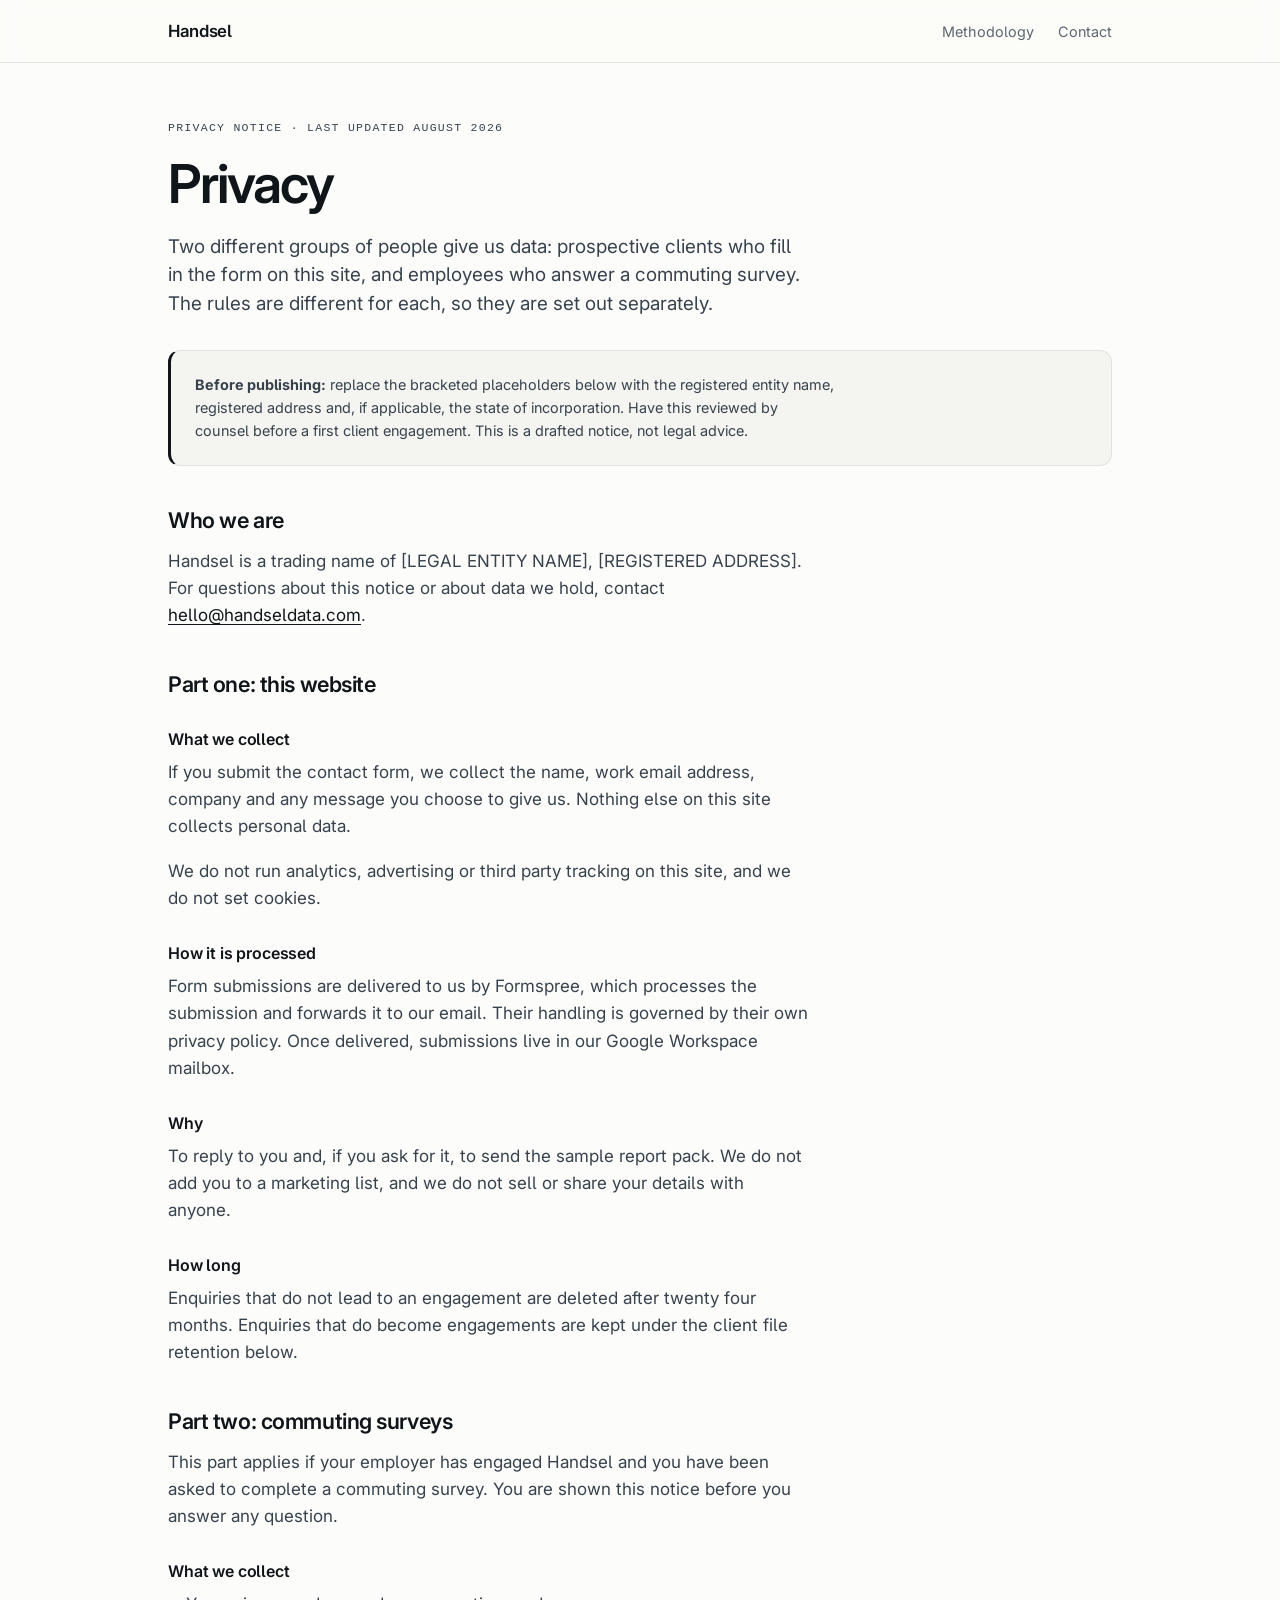
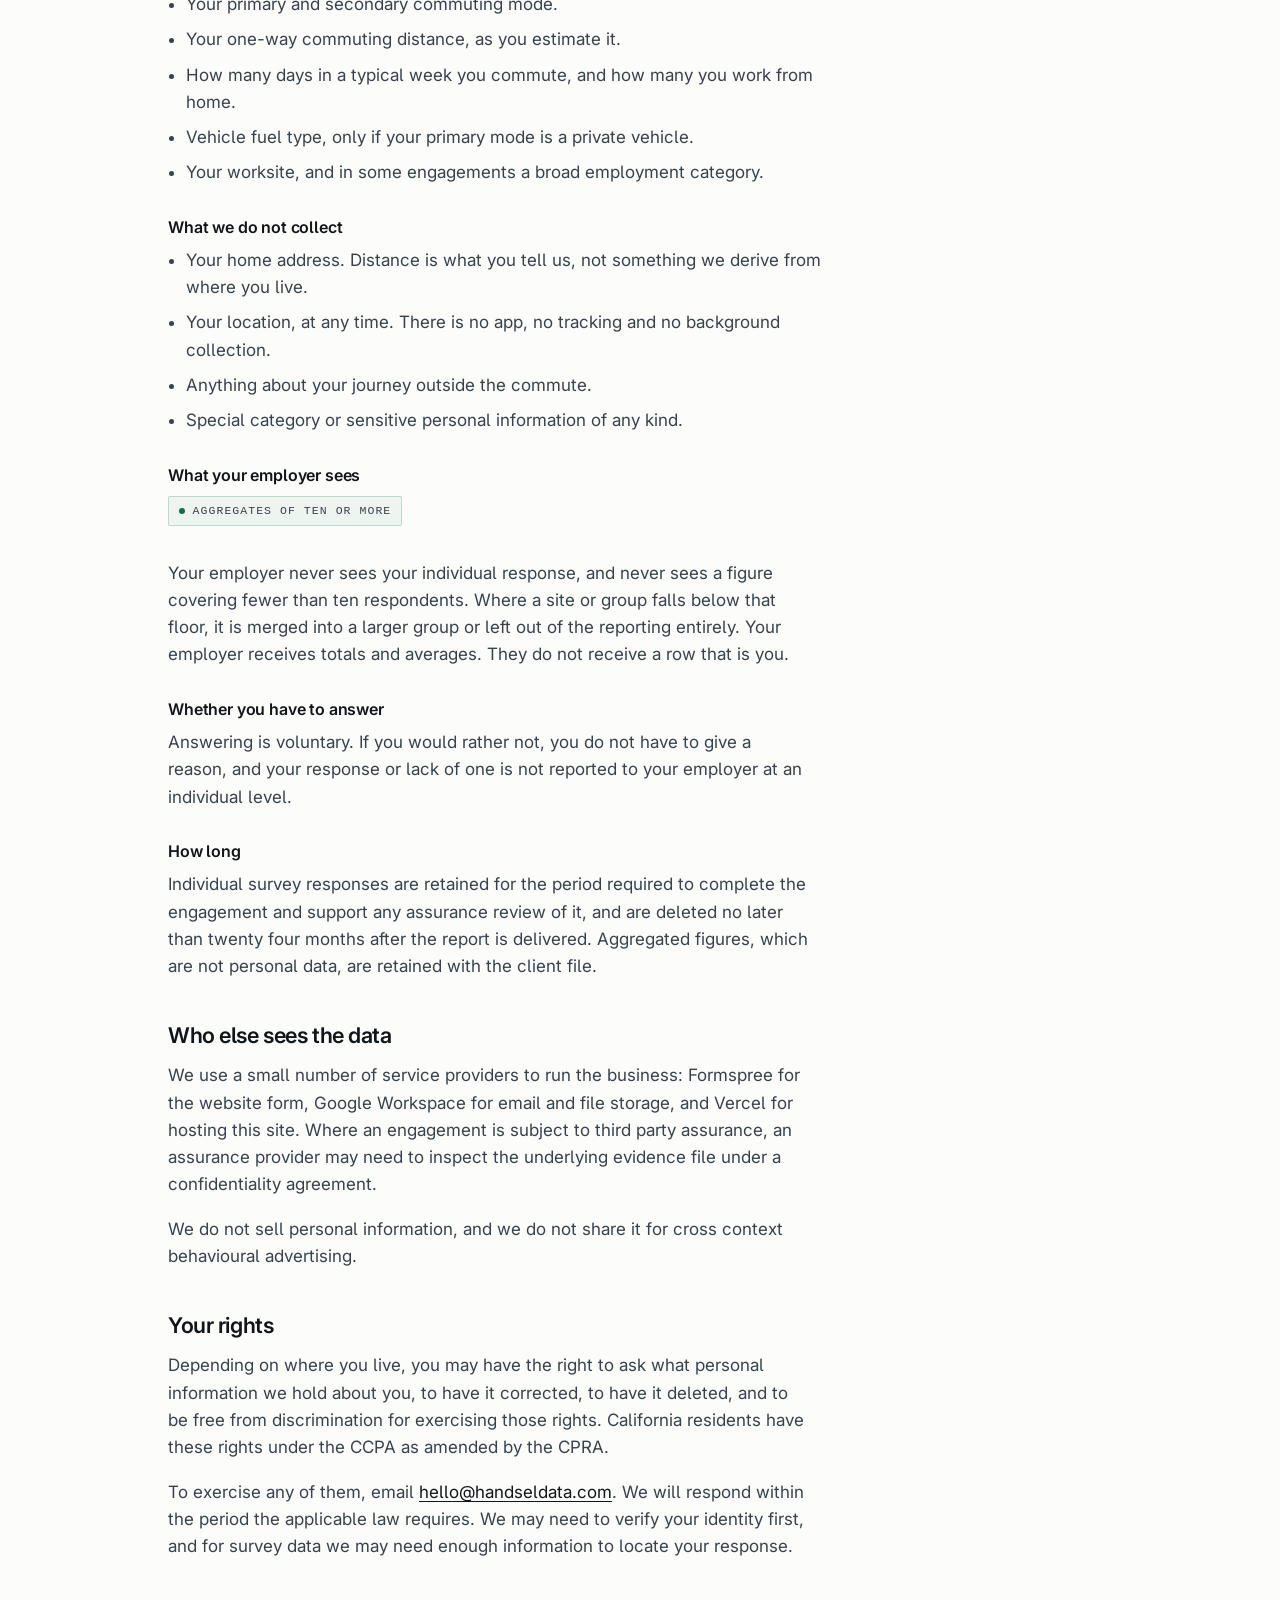
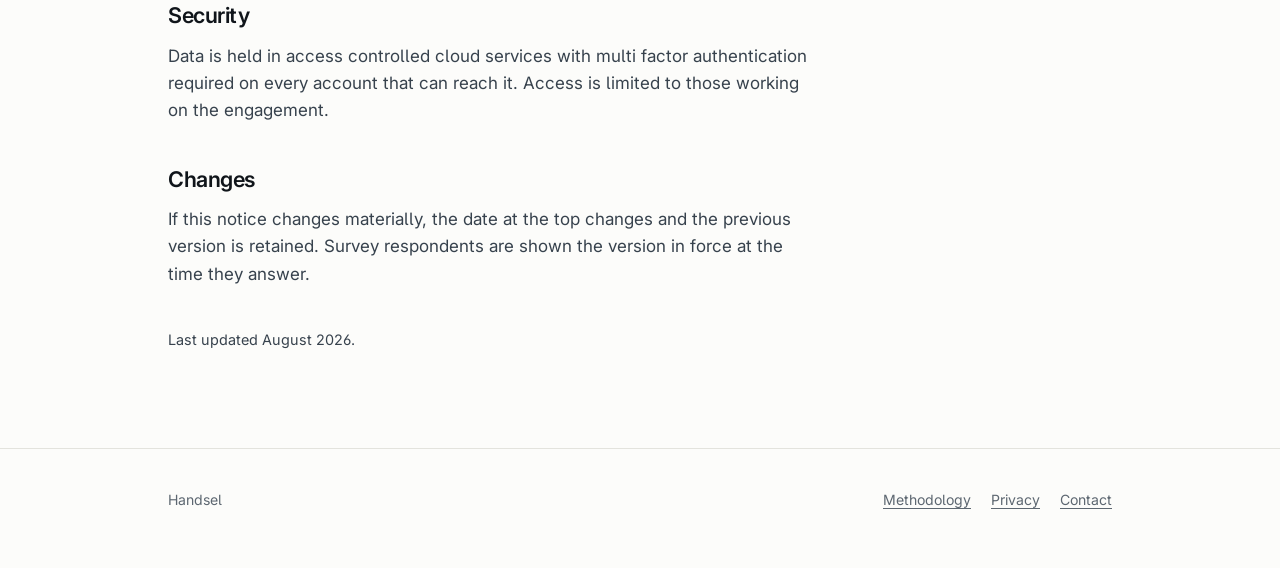
<file: privacy.html>
<!DOCTYPE html>
<html lang="en">
<head>
<meta charset="utf-8">
<meta name="viewport" content="width=device-width, initial-scale=1">
<title>Privacy | Handsel</title>
<meta name="description" content="What Handsel collects, why, how long it is kept, and what survey respondents are told before they answer.">
<meta name="robots" content="noindex">
<link rel="icon" href="/favicon.svg" type="image/svg+xml">
<link rel="preconnect" href="https://fonts.googleapis.com">
<link rel="preconnect" href="https://fonts.gstatic.com" crossorigin>
<link href="https://fonts.googleapis.com/css2?family=Inter:wght@400;500;600&display=swap" rel="stylesheet">
<link rel="stylesheet" href="/styles.css">
</head>
<body>

<header class="masthead">
  <div class="wrap">
    <a class="wordmark" href="/">Handsel</a>
    <nav>
      <a href="/methodology.html">Methodology</a>
      <a href="/#contact">Contact</a>
    </nav>
  </div>
</header>

<main class="prose">
  <div class="wrap">
    <p class="eyebrow">Privacy notice · Last updated August 2026</p>
    <h1 style="max-width:22ch">Privacy</h1>
    <p class="lede">Two different groups of people give us data: prospective clients who fill in the form on this site, and employees who answer a commuting survey. The rules are different for each, so they are set out separately.</p>

    <div class="callout">
      <p class="small" style="margin:0"><strong>Before publishing:</strong> replace the bracketed placeholders below with the registered entity name, registered address and, if applicable, the state of incorporation. Have this reviewed by counsel before a first client engagement. This is a drafted notice, not legal advice.</p>
    </div>

    <h2>Who we are</h2>
    <p>Handsel is a trading name of [LEGAL ENTITY NAME], [REGISTERED ADDRESS]. For questions about this notice or about data we hold, contact <a href="mailto:hello@handseldata.com">hello@handseldata.com</a>.</p>

    <h2>Part one: this website</h2>

    <h3>What we collect</h3>
    <p>If you submit the contact form, we collect the name, work email address, company and any message you choose to give us. Nothing else on this site collects personal data.</p>
    <p>We do not run analytics, advertising or third party tracking on this site, and we do not set cookies.</p>

    <h3>How it is processed</h3>
    <p>Form submissions are delivered to us by Formspree, which processes the submission and forwards it to our email. Their handling is governed by their own privacy policy. Once delivered, submissions live in our Google Workspace mailbox.</p>

    <h3>Why</h3>
    <p>To reply to you and, if you ask for it, to send the sample report pack. We do not add you to a marketing list, and we do not sell or share your details with anyone.</p>

    <h3>How long</h3>
    <p>Enquiries that do not lead to an engagement are deleted after twenty four months. Enquiries that do become engagements are kept under the client file retention below.</p>

    <h2>Part two: commuting surveys</h2>
    <p>This part applies if your employer has engaged Handsel and you have been asked to complete a commuting survey. You are shown this notice before you answer any question.</p>

    <h3>What we collect</h3>
    <ul>
      <li>Your primary and secondary commuting mode.</li>
      <li>Your one-way commuting distance, as you estimate it.</li>
      <li>How many days in a typical week you commute, and how many you work from home.</li>
      <li>Vehicle fuel type, only if your primary mode is a private vehicle.</li>
      <li>Your worksite, and in some engagements a broad employment category.</li>
    </ul>

    <h3>What we do not collect</h3>
    <ul>
      <li>Your home address. Distance is what you tell us, not something we derive from where you live.</li>
      <li>Your location, at any time. There is no app, no tracking and no background collection.</li>
      <li>Anything about your journey outside the commute.</li>
      <li>Special category or sensitive personal information of any kind.</li>
    </ul>

    <h3>What your employer sees</h3>
    <p class="sealed">Aggregates of ten or more</p>
    <p style="margin-top:1rem">Your employer never sees your individual response, and never sees a figure covering fewer than ten respondents. Where a site or group falls below that floor, it is merged into a larger group or left out of the reporting entirely. Your employer receives totals and averages. They do not receive a row that is you.</p>

    <h3>Whether you have to answer</h3>
    <p>Answering is voluntary. If you would rather not, you do not have to give a reason, and your response or lack of one is not reported to your employer at an individual level.</p>

    <h3>How long</h3>
    <p>Individual survey responses are retained for the period required to complete the engagement and support any assurance review of it, and are deleted no later than twenty four months after the report is delivered. Aggregated figures, which are not personal data, are retained with the client file.</p>

    <h2>Who else sees the data</h2>
    <p>We use a small number of service providers to run the business: Formspree for the website form, Google Workspace for email and file storage, and Vercel for hosting this site. Where an engagement is subject to third party assurance, an assurance provider may need to inspect the underlying evidence file under a confidentiality agreement.</p>
    <p>We do not sell personal information, and we do not share it for cross context behavioural advertising.</p>

    <h2>Your rights</h2>
    <p>Depending on where you live, you may have the right to ask what personal information we hold about you, to have it corrected, to have it deleted, and to be free from discrimination for exercising those rights. California residents have these rights under the CCPA as amended by the CPRA.</p>
    <p>To exercise any of them, email <a href="mailto:hello@handseldata.com">hello@handseldata.com</a>. We will respond within the period the applicable law requires. We may need to verify your identity first, and for survey data we may need enough information to locate your response.</p>

    <h2>Security</h2>
    <p>Data is held in access controlled cloud services with multi factor authentication required on every account that can reach it. Access is limited to those working on the engagement.</p>

    <h2>Changes</h2>
    <p>If this notice changes materially, the date at the top changes and the previous version is retained. Survey respondents are shown the version in force at the time they answer.</p>

    <p class="small" style="margin-top:2.5rem">Last updated August 2026.</p>
  </div>
</main>

<footer>
  <div class="wrap">
    <div>Handsel</div>
    <nav>
      <a href="/methodology.html">Methodology</a>
      <a href="/privacy.html">Privacy</a>
      <a href="mailto:hello@handseldata.com">Contact</a>
    </nav>
  </div>
</footer>

</body>
</html>
</file>
<file: styles.css>
/* Handsel design system
   Ink-led. Green is reserved exclusively for the "sealed" / verified state.
   Never use --sealed for decoration, links, buttons or headings. */

:root {
  --ink:        #10151a;
  --ink-2:      #37424d;
  --ink-muted:  #5d6771;
  --paper:      #fcfcfa;
  --surface:    #f4f4f0;
  --rule:       #e3e3dd;
  --sealed:     #1b6b47;
  --sealed-bg:  #eef4f0;
  --sealed-br:  #2fae77;

  --measure: 34rem;
  --wide: 62rem;

  --radius:    12px;
  --radius-sm: 8px;
  --radius-lg: 16px;
  --shadow: 0 1px 2px rgba(16, 21, 26, 0.04), 0 14px 34px -20px rgba(16, 21, 26, 0.22);

  --sans: "Inter", -apple-system, BlinkMacSystemFont, "Segoe UI", Helvetica, Arial, sans-serif;
  --mono: ui-monospace, SFMono-Regular, "SF Mono", Menlo, Consolas, monospace;
}

*, *::before, *::after { box-sizing: border-box; }

html { -webkit-text-size-adjust: 100%; }

body {
  margin: 0;
  background: var(--paper);
  color: var(--ink);
  font-family: var(--sans);
  font-size: 17px;
  line-height: 1.6;
  font-feature-settings: "cv05" 1, "ss01" 1;
  -webkit-font-smoothing: antialiased;
}

.wrap {
  width: 100%;
  max-width: var(--wide);
  margin: 0 auto;
  padding: 0 1.5rem;
}

.measure { max-width: var(--measure); }
.wrap > .measure { margin-left: 0; }

/* ---------- Masthead ---------- */

.masthead {
  border-bottom: 1px solid var(--rule);
  padding: 1.1rem 0;
  position: sticky;
  top: 0;
  z-index: 10;
  background: rgba(252, 252, 250, 0.85);
  backdrop-filter: saturate(180%) blur(10px);
}

.masthead .wrap {
  display: flex;
  align-items: baseline;
  justify-content: space-between;
  gap: 1rem;
  flex-wrap: wrap;
}

.wordmark {
  display: inline-flex;
  align-items: center;
  gap: 0.55rem;
  font-size: 1.05rem;
  font-weight: 600;
  letter-spacing: -0.02em;
  color: var(--ink);
  text-decoration: none;
}

.wordmark .mark {
  width: 1.15rem;
  height: 1.15rem;
  border-radius: 3px;
  display: block;
}

.masthead nav {
  display: flex;
  gap: 1.5rem;
  font-size: 0.9rem;
}

.masthead nav a { color: var(--ink-muted); text-decoration: none; }
.masthead nav a:hover { color: var(--ink); text-decoration: underline; text-underline-offset: 3px; }

/* ---------- Type ---------- */

h1 {
  font-size: clamp(2.15rem, 5.4vw, 3.35rem);
  line-height: 1.08;
  letter-spacing: -0.037em;
  font-weight: 600;
  margin: 0 0 1.25rem;
  max-width: 18ch;
}

h2 {
  font-size: 1.35rem;
  line-height: 1.25;
  letter-spacing: -0.02em;
  font-weight: 600;
  margin: 0 0 0.85rem;
}

h3 {
  font-size: 1rem;
  font-weight: 600;
  letter-spacing: -0.01em;
  margin: 0 0 0.4rem;
}

p { margin: 0 0 1.1rem; }

.lede {
  font-size: 1.18rem;
  line-height: 1.5;
  color: var(--ink-2);
  max-width: 46ch;
}

.eyebrow {
  font-family: var(--mono);
  font-size: 0.72rem;
  letter-spacing: 0.11em;
  text-transform: uppercase;
  color: var(--ink-muted);
  margin: 0 0 1.1rem;
}

.tagpill {
  display: inline-flex;
  align-items: center;
  gap: 0.5rem;
  font-family: var(--mono);
  font-size: 0.72rem;
  letter-spacing: 0.09em;
  text-transform: uppercase;
  color: var(--ink);
  background: var(--surface);
  border: 1px solid var(--rule);
  border-radius: 100px;
  padding: 0.4rem 0.85rem;
  margin: 0 0 1.35rem;
}

.tagpill::before {
  content: "";
  width: 6px; height: 6px;
  background: var(--ink);
  transform: rotate(45deg);
}

.btn {
  display: inline-flex;
  align-items: center;
  gap: 0.5rem;
  font-size: 0.95rem;
  font-weight: 500;
  color: var(--paper);
  background: var(--ink);
  border: 1px solid var(--ink);
  border-radius: var(--radius-sm);
  padding: 0.72rem 1.35rem;
  text-decoration: none;
  cursor: pointer;
}

.btn:hover { background: #000; }

.btn-ghost {
  color: var(--ink);
  background: transparent;
}

.btn-ghost:hover { background: var(--surface); }

.small { font-size: 0.9rem; color: var(--ink-muted); }

a { color: var(--ink); text-underline-offset: 3px; }

/* ---------- Sections ---------- */

section { padding: 4rem 0; border-bottom: 1px solid var(--rule); }
section.hero { padding: 5rem 0 4.5rem; }
section:last-of-type { border-bottom: 0; }

.grid {
  display: grid;
  gap: 2rem;
  grid-template-columns: repeat(auto-fit, minmax(15rem, 1fr));
  margin-top: 2rem;
}

.steps {
  counter-reset: step;
  display: grid;
  grid-template-columns: repeat(auto-fit, minmax(13rem, 1fr));
  gap: 1.25rem;
  margin-top: 2.5rem;
}

.step {
  counter-increment: step;
  background: #fff;
  border: 1px solid var(--rule);
  border-radius: var(--radius);
  padding: 1.5rem;
  box-shadow: var(--shadow);
}

.step::before {
  content: counter(step, decimal-leading-zero);
  display: inline-flex;
  align-items: center;
  justify-content: center;
  width: 2rem; height: 2rem;
  background: var(--ink);
  color: var(--paper);
  font-family: var(--mono);
  font-size: 0.72rem;
  border-radius: var(--radius-sm);
  margin-bottom: 1rem;
}

.step p { margin: 0; color: var(--ink-2); }

/* ---------- Proof strip ---------- */

.strip { background: #fff; padding: 0; }
.strip .wrap { display: grid; grid-template-columns: repeat(3, 1fr); }

.stat {
  padding: 2.4rem 1.75rem;
  border-right: 1px solid var(--rule);
}
.stat:first-child { padding-left: 0; }
.stat:last-child { border-right: 0; padding-right: 0; }

.stat .n {
  font-size: 2.1rem;
  font-weight: 600;
  letter-spacing: -0.035em;
  line-height: 1;
}

.stat .t {
  font-size: 0.88rem;
  color: var(--ink-muted);
  margin: 0.7rem 0 0;
  line-height: 1.5;
}

@media (max-width: 40rem) {
  .strip .wrap { grid-template-columns: 1fr; }
  .stat { border-right: 0; border-bottom: 1px solid var(--rule); padding: 1.6rem 0; }
  .stat:last-child { border-bottom: 0; }
}

/* ---------- Coverage panel ---------- */

.panel {
  background: #fff;
  border: 1px solid var(--rule);
  border-radius: var(--radius-lg);
  padding: 1.75rem;
  box-shadow: var(--shadow);
  margin-top: 2.5rem;
  max-width: 40rem;
}

.panel-head { display: flex; justify-content: space-between; align-items: flex-start; gap: 1rem; }
.panel-cap { font-weight: 600; margin: 0; }
.panel-sub {
  font-family: var(--mono);
  font-size: 0.72rem;
  letter-spacing: 0.04em;
  color: var(--ink-muted);
  margin: 0.25rem 0 0;
}

.bar { display: flex; height: 2rem; border-radius: var(--radius-sm); overflow: hidden; margin: 1.4rem 0 0.7rem; }
.bar i:first-child { background: var(--ink); }
.bar i:last-child { background: var(--rule); }

.bar-legend { display: flex; justify-content: space-between; font-size: 0.85rem; color: var(--ink-muted); }
.bar-legend b { color: var(--ink); font-weight: 500; }

.rows { margin-top: 1.4rem; }
.row {
  display: flex;
  justify-content: space-between;
  gap: 1rem;
  font-size: 0.9rem;
  padding: 0.65rem 0;
  border-bottom: 1px solid var(--rule);
  color: var(--ink-2);
}
.row:last-child { border-bottom: 0; }
.row b { color: var(--ink); font-weight: 500; font-variant-numeric: tabular-nums; }

.panel-foot { font-size: 0.85rem; color: var(--ink-muted); margin: 1.2rem 0 0; }

/* ---------- Dark band ---------- */

.band-dark {
  background: var(--ink);
  color: var(--paper);
  border-bottom: 0;
}
.band-dark h2 { color: #fff; }
.band-dark .eyebrow { color: rgba(255, 255, 255, 0.5); }
.band-dark p { color: rgba(255, 255, 255, 0.66); }
.band-dark .small { color: rgba(255, 255, 255, 0.5); }
.band-dark .small a { color: rgba(255, 255, 255, 0.85); }

/* ---------- Sealed state (the ONLY green) ---------- */

.sealed {
  display: inline-flex;
  align-items: center;
  gap: 0.5rem;
  font-family: var(--mono);
  font-size: 0.72rem;
  letter-spacing: 0.09em;
  text-transform: uppercase;
  color: var(--sealed);
  background: var(--sealed-bg);
  border: 1px solid rgba(27, 107, 71, 0.22);
  border-radius: 2px;
  padding: 0.3rem 0.6rem;
}

.sealed::before {
  content: "";
  width: 6px; height: 6px;
  border-radius: 50%;
  background: var(--sealed);
}

/* ---------- Callout ---------- */

.callout {
  background: var(--surface);
  border: 1px solid var(--rule);
  border-left: 3px solid var(--ink);
  border-radius: var(--radius);
  padding: 1.4rem 1.5rem;
  margin: 2rem 0 0;
}

.callout p:last-child { margin-bottom: 0; }

/* ---------- Survey walkthrough ---------- */

.phones {
  display: grid;
  grid-template-columns: repeat(auto-fit, minmax(15rem, 1fr));
  gap: 1.75rem;
  margin-top: 2.5rem;
}

.phone {
  margin: 0;
  background: #fff;
  border: 1px solid var(--rule);
  border-radius: 20px;
  overflow: hidden;
  box-shadow: 0 1px 2px rgba(16, 21, 26, 0.05), 0 24px 50px -28px rgba(0, 0, 0, 0.55);
}

.phone-bar {
  display: flex;
  align-items: center;
  gap: 0.5rem;
  font-family: var(--mono);
  font-size: 0.72rem;
  color: var(--ink-muted);
  background: var(--surface);
  border-bottom: 1px solid var(--rule);
  padding: 0.6rem 0.85rem;
}

.phone-bar .dot {
  width: 7px; height: 7px;
  border-radius: 50%;
  background: var(--rule);
  flex: none;
}

.phone-screen {
  padding: 1.4rem 1.25rem 1.5rem;
  min-height: 15rem;
  display: flex;
  flex-direction: column;
}

.ps-eyebrow {
  font-family: var(--mono);
  font-size: 0.68rem;
  letter-spacing: 0.1em;
  text-transform: uppercase;
  color: var(--ink-muted);
  margin: 0 0 0.7rem;
}

.ps-h {
  font-size: 1.02rem;
  font-weight: 600;
  line-height: 1.3;
  letter-spacing: -0.01em;
  margin: 0 0 0.7rem;
  color: var(--ink);
}

.ps-note {
  font-size: 0.85rem;
  color: var(--ink-muted);
  margin: 0 0 1.1rem;
}

.ps-opts { display: flex; flex-direction: column; gap: 0.5rem; margin-top: 0.2rem; }

.ps-opt {
  font-size: 0.88rem;
  color: var(--ink-2);
  border: 1px solid var(--rule);
  border-radius: 3px;
  padding: 0.5rem 0.7rem;
}

.ps-opt.sel {
  color: var(--ink);
  border-color: var(--ink);
  font-weight: 500;
}

.ps-btn {
  align-self: flex-start;
  margin-top: auto;
  font-size: 0.85rem;
  font-weight: 500;
  color: var(--paper);
  background: var(--ink);
  border-radius: 3px;
  padding: 0.5rem 1.1rem;
}

.phone .sealed { margin-top: auto; }

.phone figcaption {
  font-family: var(--mono);
  font-size: 0.68rem;
  letter-spacing: 0.08em;
  text-transform: uppercase;
  color: var(--ink-muted);
  border-top: 1px solid var(--rule);
  padding: 0.7rem 0.85rem;
}

/* ---------- Roadmap badge ---------- */

.badge {
  display: inline-flex;
  align-items: center;
  gap: 0.45rem;
  font-family: var(--mono);
  font-size: 0.68rem;
  letter-spacing: 0.09em;
  text-transform: uppercase;
  color: var(--ink-muted);
  background: var(--surface);
  border: 1px solid var(--rule);
  border-radius: 100px;
  padding: 0.3rem 0.7rem;
}
.badge::before {
  content: "";
  width: 6px; height: 6px;
  border-radius: 50%;
  background: var(--ink-muted);
}

/* ---------- Interactive app preview ---------- */

.appwrap { display: flex; flex-direction: column; align-items: center; margin: 2.5rem 0 0; }

.device {
  width: 20.5rem;
  max-width: 100%;
  background: #fff;
  border: 1px solid var(--rule);
  border-radius: 34px;
  overflow: hidden;
  box-shadow: 0 2px 4px rgba(16, 21, 26, 0.05), 0 44px 90px -46px rgba(0, 0, 0, 0.55);
}

.statusbar { display: flex; justify-content: space-between; align-items: center; padding: 0.75rem 1.4rem 0.4rem; color: var(--ink); }
.statusbar .time { font-size: 0.86rem; font-weight: 600; letter-spacing: -0.01em; }
.sb-icons { display: flex; align-items: center; gap: 0.4rem; }
.sb-icons svg { display: block; fill: var(--ink); }

.screenport { position: relative; height: 34rem; background: #fff; }
.scrn { position: absolute; inset: 0; overflow-y: auto; padding: 0.4rem 1.2rem 1.4rem; display: none; }
.scrn.is-active { display: block; }

.app-head { display: flex; justify-content: space-between; align-items: center; margin: 0.5rem 0.1rem 1.15rem; }
.day { font-family: var(--mono); font-size: 0.66rem; letter-spacing: 0.15em; text-transform: uppercase; color: var(--ink-muted); }
.name { font-size: 1.65rem; font-weight: 700; letter-spacing: -0.035em; margin-top: 0.15rem; }
.ava { width: 2.9rem; height: 2.9rem; border-radius: 50%; background: var(--ink); color: var(--paper); display: flex; align-items: center; justify-content: center; font-size: 0.85rem; font-weight: 600; flex: none; }

.ptcard { background: #141414; color: #fff; border-radius: 22px; padding: 1.3rem 1.35rem; }
.ptl { font-family: var(--mono); font-size: 0.64rem; letter-spacing: 0.14em; text-transform: uppercase; color: rgba(255, 255, 255, 0.5); }
.ptv { display: flex; align-items: baseline; gap: 0.45rem; margin-top: 0.3rem; }
.ptv .num { font-size: 3.1rem; font-weight: 700; letter-spacing: -0.05em; line-height: 0.95; }
.ptv small { font-size: 1rem; font-weight: 500; color: rgba(255, 255, 255, 0.55); }
.ptsub { font-size: 0.82rem; color: rgba(255, 255, 255, 0.6); margin-top: 0.65rem; }
.spark { display: flex; align-items: flex-end; gap: 4px; height: 2.1rem; margin-top: 1rem; }
.spark i { flex: 1; background: var(--sealed-br); border-radius: 3px; }
.spark i.mut { background: rgba(255, 255, 255, 0.18); }
.ptmeta { font-size: 0.78rem; color: rgba(255, 255, 255, 0.55); margin-top: 0.85rem; }

.sec-label { font-family: var(--mono); font-size: 0.62rem; letter-spacing: 0.13em; text-transform: uppercase; color: var(--ink-muted); margin: 1.3rem 0 0.5rem; }

.earned-head { display: flex; justify-content: space-between; align-items: baseline; margin: 1.4rem 0.1rem 0.6rem; }
.earned-head .sec-label { margin: 0; }
.noaction { font-size: 0.74rem; font-weight: 500; color: var(--sealed); }

.triplist { border: 1px solid var(--rule); border-radius: 16px; overflow: hidden; }
.trip { display: flex; align-items: center; gap: 0.8rem; padding: 0.85rem 0.95rem; border-bottom: 1px solid var(--rule); }
.trip:last-child { border-bottom: 0; }
.tico { width: 2.5rem; height: 2.5rem; border-radius: 12px; background: var(--surface); display: flex; align-items: center; justify-content: center; flex: none; }
.tico svg { width: 1.3rem; height: 1.3rem; stroke: var(--ink); fill: none; stroke-width: 1.6; stroke-linecap: round; stroke-linejoin: round; }
.tmid { flex: 1; min-width: 0; }
.tw { font-size: 0.98rem; font-weight: 600; letter-spacing: -0.01em; }
.tsub { font-size: 0.76rem; color: var(--ink-muted); margin-top: 0.2rem; display: flex; align-items: center; gap: 0.45rem; flex-wrap: wrap; }
.tag { font-family: var(--mono); font-size: 0.58rem; letter-spacing: 0.08em; font-weight: 600; color: var(--sealed); background: var(--sealed-bg); border-radius: 4px; padding: 0.1rem 0.4rem; text-transform: uppercase; }
.tpts { font-size: 1.15rem; font-weight: 700; letter-spacing: -0.02em; color: var(--sealed); font-variant-numeric: tabular-nums; flex: none; }

.nudge { display: flex; align-items: center; gap: 0.8rem; border: 1.5px dashed var(--rule); border-radius: 16px; padding: 0.9rem 1rem; margin-top: 1rem; }
.nico { width: 2.5rem; height: 2.5rem; border-radius: 12px; background: var(--sealed-bg); display: flex; align-items: center; justify-content: center; flex: none; }
.nico svg { width: 1.3rem; height: 1.3rem; stroke: var(--sealed); fill: none; stroke-width: 1.9; stroke-linecap: round; stroke-linejoin: round; }
.nudge-t { font-size: 0.95rem; font-weight: 600; letter-spacing: -0.01em; }
.nudge-s { font-size: 0.76rem; color: var(--ink-muted); margin-top: 0.12rem; }

/* Impact screen */
.big-impact { padding: 0.6rem 0 0.2rem; }
.big-impact .n { font-size: 2.7rem; font-weight: 700; letter-spacing: -0.045em; color: var(--sealed); line-height: 1; }
.big-impact .t { font-size: 0.85rem; color: var(--ink-muted); margin-top: 0.4rem; }
.imp-rows { margin-top: 1.3rem; }
.imp-row { display: flex; align-items: center; gap: 0.8rem; padding: 0.55rem 0; }
.imp-row .lbl { width: 4.6rem; font-size: 0.82rem; flex: none; }
.imp-row .track { flex: 1; height: 0.55rem; background: var(--surface); border-radius: 100px; overflow: hidden; }
.imp-row .fill { height: 100%; background: var(--ink); border-radius: 100px; }
.imp-row .val { width: 3.4rem; text-align: right; font-size: 0.78rem; color: var(--ink-muted); font-variant-numeric: tabular-nums; flex: none; }

/* Scan */
.scan-view { position: relative; background: #0d0e0a; border-radius: 16px; height: 15.5rem; display: flex; align-items: center; justify-content: center; overflow: hidden; margin-bottom: 1rem; }
.ret { width: 9rem; height: 9rem; border: 2px solid rgba(255, 255, 255, 0.55); border-radius: 16px; }
.scanline { position: absolute; left: 22%; right: 22%; height: 2px; background: var(--sealed-br); box-shadow: 0 0 10px var(--sealed-br); animation: scanmove 2.6s ease-in-out infinite; }
@keyframes scanmove { 0% { top: 24%; } 50% { top: 74%; } 100% { top: 24%; } }
.scan-cap { text-align: center; font-size: 0.8rem; color: var(--ink-muted); margin-bottom: 1rem; }
.btn-block { display: block; width: 100%; text-align: center; }

.sealres { margin-top: 1.1rem; border: 1px solid var(--rule); border-radius: 14px; padding: 1rem; background: #fff; }
.sealres[hidden] { display: none; }
.sealres.pop { animation: popin 0.28s ease-out; }
@keyframes popin { from { opacity: 0; transform: translateY(6px); } to { opacity: 1; transform: none; } }
.sr-t { font-weight: 600; font-size: 0.9rem; }
.sr-p { font-size: 1.4rem; font-weight: 600; letter-spacing: -0.03em; color: var(--sealed); margin-top: 0.25rem; }
.sr-s { font-size: 0.72rem; color: var(--ink-muted); margin-bottom: 0.7rem; }

/* Rewards */
.bal-line { font-size: 0.8rem; color: var(--ink-muted); margin-bottom: 1rem; }
.bal-line b { color: var(--ink); font-weight: 600; }
.rwd { display: flex; align-items: center; gap: 0.8rem; padding: 0.85rem 0; border-bottom: 1px solid var(--rule); }
.rwd:last-child { border-bottom: 0; }
.rwd-mid { flex: 1; min-width: 0; }
.rwd-t { font-size: 0.85rem; font-weight: 500; }
.rwd-c { font-size: 0.72rem; color: var(--ink-muted); }
.redeem { font-size: 0.75rem; font-weight: 500; padding: 0.4rem 0.85rem; border-radius: var(--radius-sm); flex: none; }
.redeem:disabled { background: var(--surface); color: var(--ink-muted); border-color: var(--rule); cursor: default; }
.redeem.is-done { background: var(--sealed-bg); color: var(--sealed); border-color: rgba(27, 107, 71, 0.22); }

/* You / data */
.impact { display: flex; gap: 0.7rem; margin-bottom: 1.1rem; }
.ic { flex: 1; background: var(--surface); border: 1px solid var(--rule); border-radius: 12px; padding: 0.8rem; }
.ic .n { font-size: 1.25rem; font-weight: 600; letter-spacing: -0.025em; }
.ic .n.g { color: var(--sealed); }
.ic .t { font-size: 0.64rem; color: var(--ink-muted); margin-top: 0.15rem; line-height: 1.35; }

.privacy-note { background: var(--surface); border: 1px solid var(--rule); border-radius: 12px; padding: 0.8rem; font-size: 0.78rem; color: var(--ink-2); line-height: 1.5; }
.src { display: flex; align-items: center; justify-content: space-between; padding: 0.6rem 0; border-bottom: 1px solid var(--rule); font-size: 0.82rem; }
.src:last-child { border-bottom: 0; }
.src.off span { color: var(--ink-muted); }
.tog { width: 2rem; height: 1.15rem; border-radius: 100px; background: var(--rule); border: 0; padding: 0; position: relative; flex: none; cursor: pointer; transition: background 0.15s; }
.tog::after { content: ""; position: absolute; top: 2px; left: 2px; width: 0.85rem; height: 0.85rem; border-radius: 50%; background: #fff; box-shadow: 0 1px 2px rgba(0, 0, 0, 0.25); transition: left 0.15s; }
.tog.on { background: var(--ink); }
.tog.on::after { left: calc(100% - 1.05rem); }

/* Tab bar */
.tabbar { display: flex; border-top: 1px solid var(--rule); background: #fff; padding-bottom: 0.35rem; }
.tab { flex: 1; background: none; border: 0; border-radius: 0; padding: 0.7rem 0 0.6rem; display: flex; flex-direction: column; align-items: center; gap: 0.3rem; font-family: var(--sans); font-size: 0.63rem; font-weight: 500; letter-spacing: 0.01em; color: var(--ink-muted); cursor: pointer; }
.tab:hover { background: none; }
.tab svg { width: 1.3rem; height: 1.3rem; stroke: currentColor; fill: none; stroke-width: 1.7; stroke-linecap: round; stroke-linejoin: round; }
.tab.is-active { color: var(--ink); font-weight: 600; }

.apphint { font-size: 0.85rem; color: var(--ink-muted); margin: 1.1rem 0 0; text-align: center; }

@media (prefers-reduced-motion: reduce) {
  .scanline { animation: none; top: 49%; }
  .sealres.pop { animation: none; }
}

/* ---------- Form ---------- */

.form { margin-top: 2rem; max-width: 30rem; }

.field { margin-bottom: 1rem; }

label {
  display: block;
  font-size: 0.85rem;
  font-weight: 500;
  margin-bottom: 0.35rem;
}

input, textarea {
  width: 100%;
  font: inherit;
  font-size: 1rem;
  color: var(--ink);
  background: #fff;
  border: 1px solid var(--rule);
  border-radius: var(--radius-sm);
  padding: 0.7rem 0.8rem;
}

input:focus, textarea:focus {
  outline: 2px solid var(--ink);
  outline-offset: -1px;
  border-color: var(--ink);
}

textarea { min-height: 6.5rem; resize: vertical; }

button {
  font: inherit;
  font-size: 0.95rem;
  font-weight: 500;
  color: var(--paper);
  background: var(--ink);
  border: 1px solid var(--ink);
  border-radius: var(--radius-sm);
  padding: 0.72rem 1.4rem;
  cursor: pointer;
}

button:hover { background: #000; }

/* ---------- Prose pages ---------- */

.prose { padding: 3.5rem 0 5rem; }
.prose h2 { margin-top: 2.6rem; }
.prose h3 { margin-top: 1.8rem; }
.prose p, .prose li { max-width: 40rem; color: var(--ink-2); }
.prose ul { padding-left: 1.1rem; margin: 0 0 1.1rem; }
.prose li { margin-bottom: 0.5rem; }
.prose table { border-collapse: collapse; width: 100%; max-width: 40rem; margin: 1.2rem 0 1.6rem; font-size: 0.93rem; }
.prose th, .prose td { text-align: left; padding: 0.6rem 0.8rem 0.6rem 0; border-bottom: 1px solid var(--rule); vertical-align: top; }
.prose th { font-weight: 600; color: var(--ink); }
.prose td { color: var(--ink-2); }

/* ---------- Footer ---------- */

footer {
  border-top: 1px solid var(--rule);
  padding: 2.5rem 0 3.5rem;
  font-size: 0.88rem;
  color: var(--ink-muted);
}

footer .wrap { display: flex; justify-content: space-between; gap: 1.5rem; flex-wrap: wrap; }
footer a { color: var(--ink-muted); }
footer nav { display: flex; gap: 1.25rem; }

@media (max-width: 34rem) {
  body { font-size: 16px; }
  section { padding: 3rem 0; }
  section.hero { padding: 3.5rem 0 3rem; }
}
</file>
